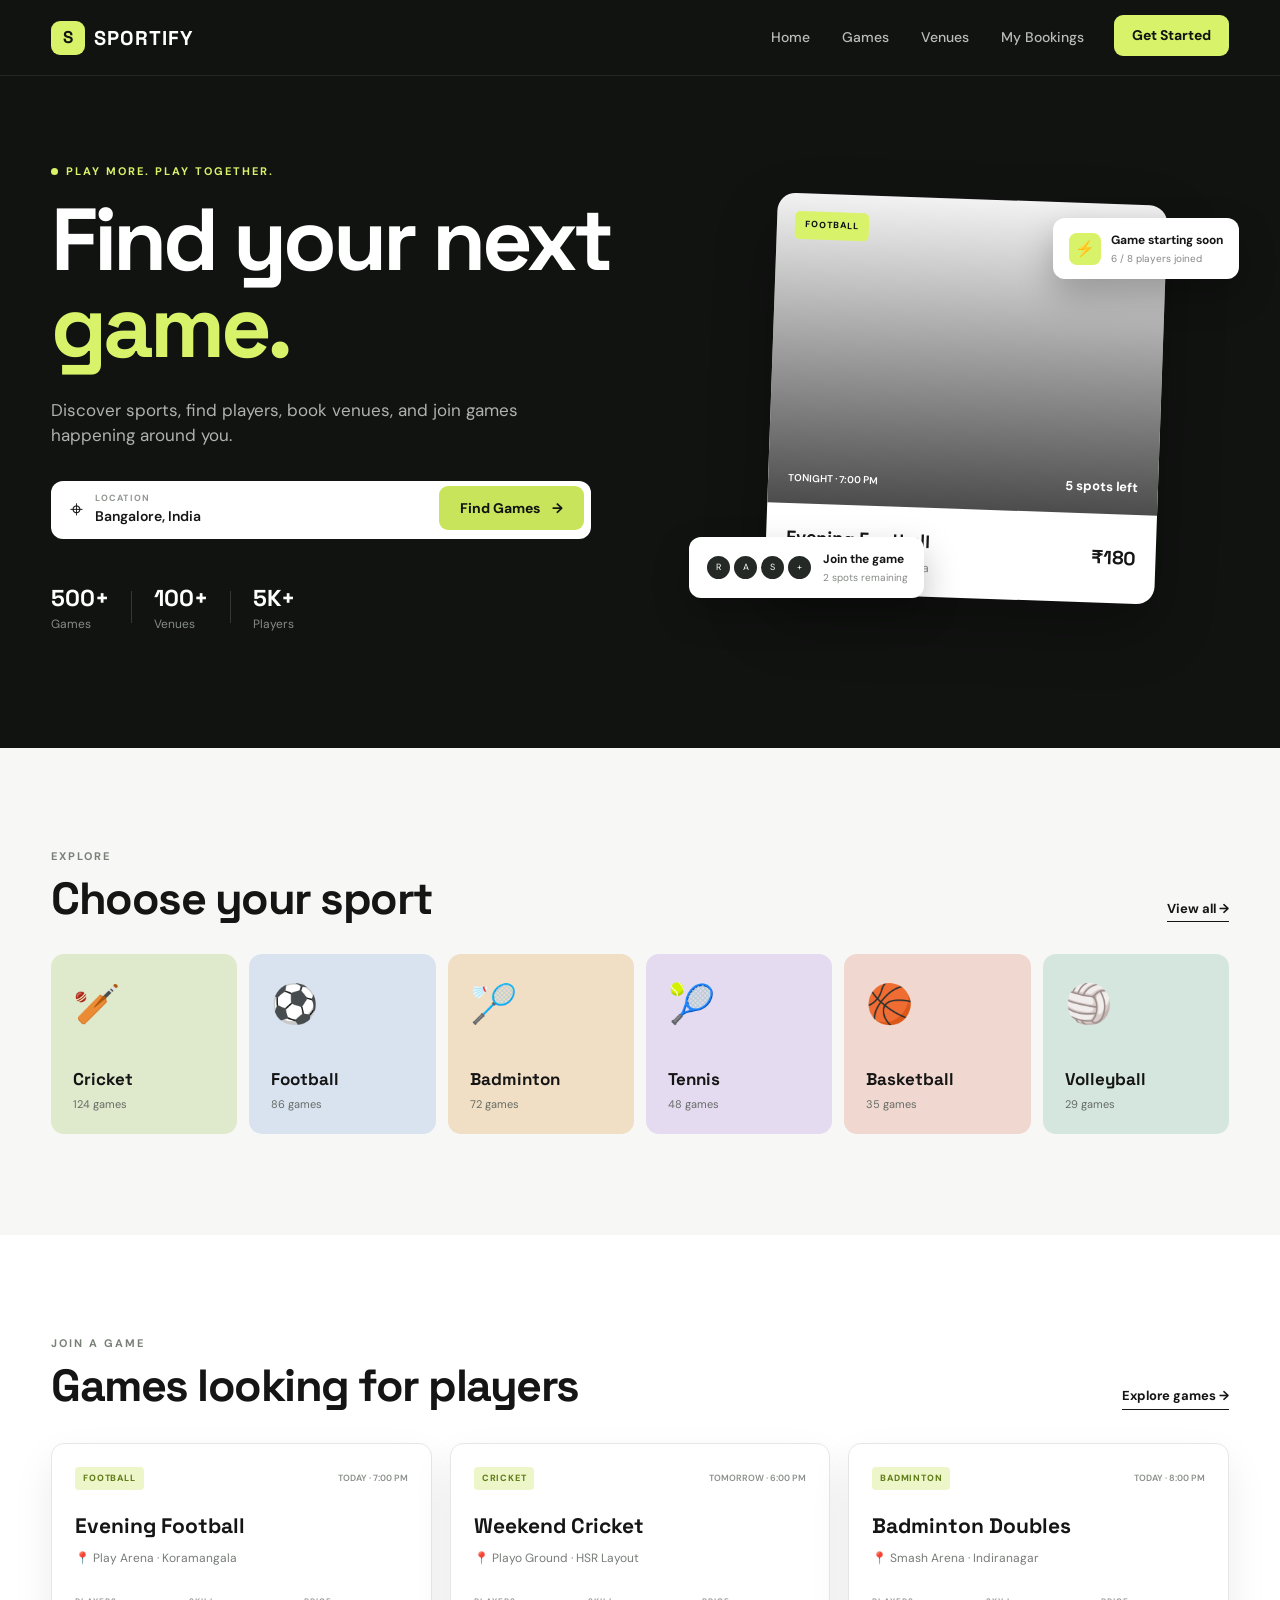
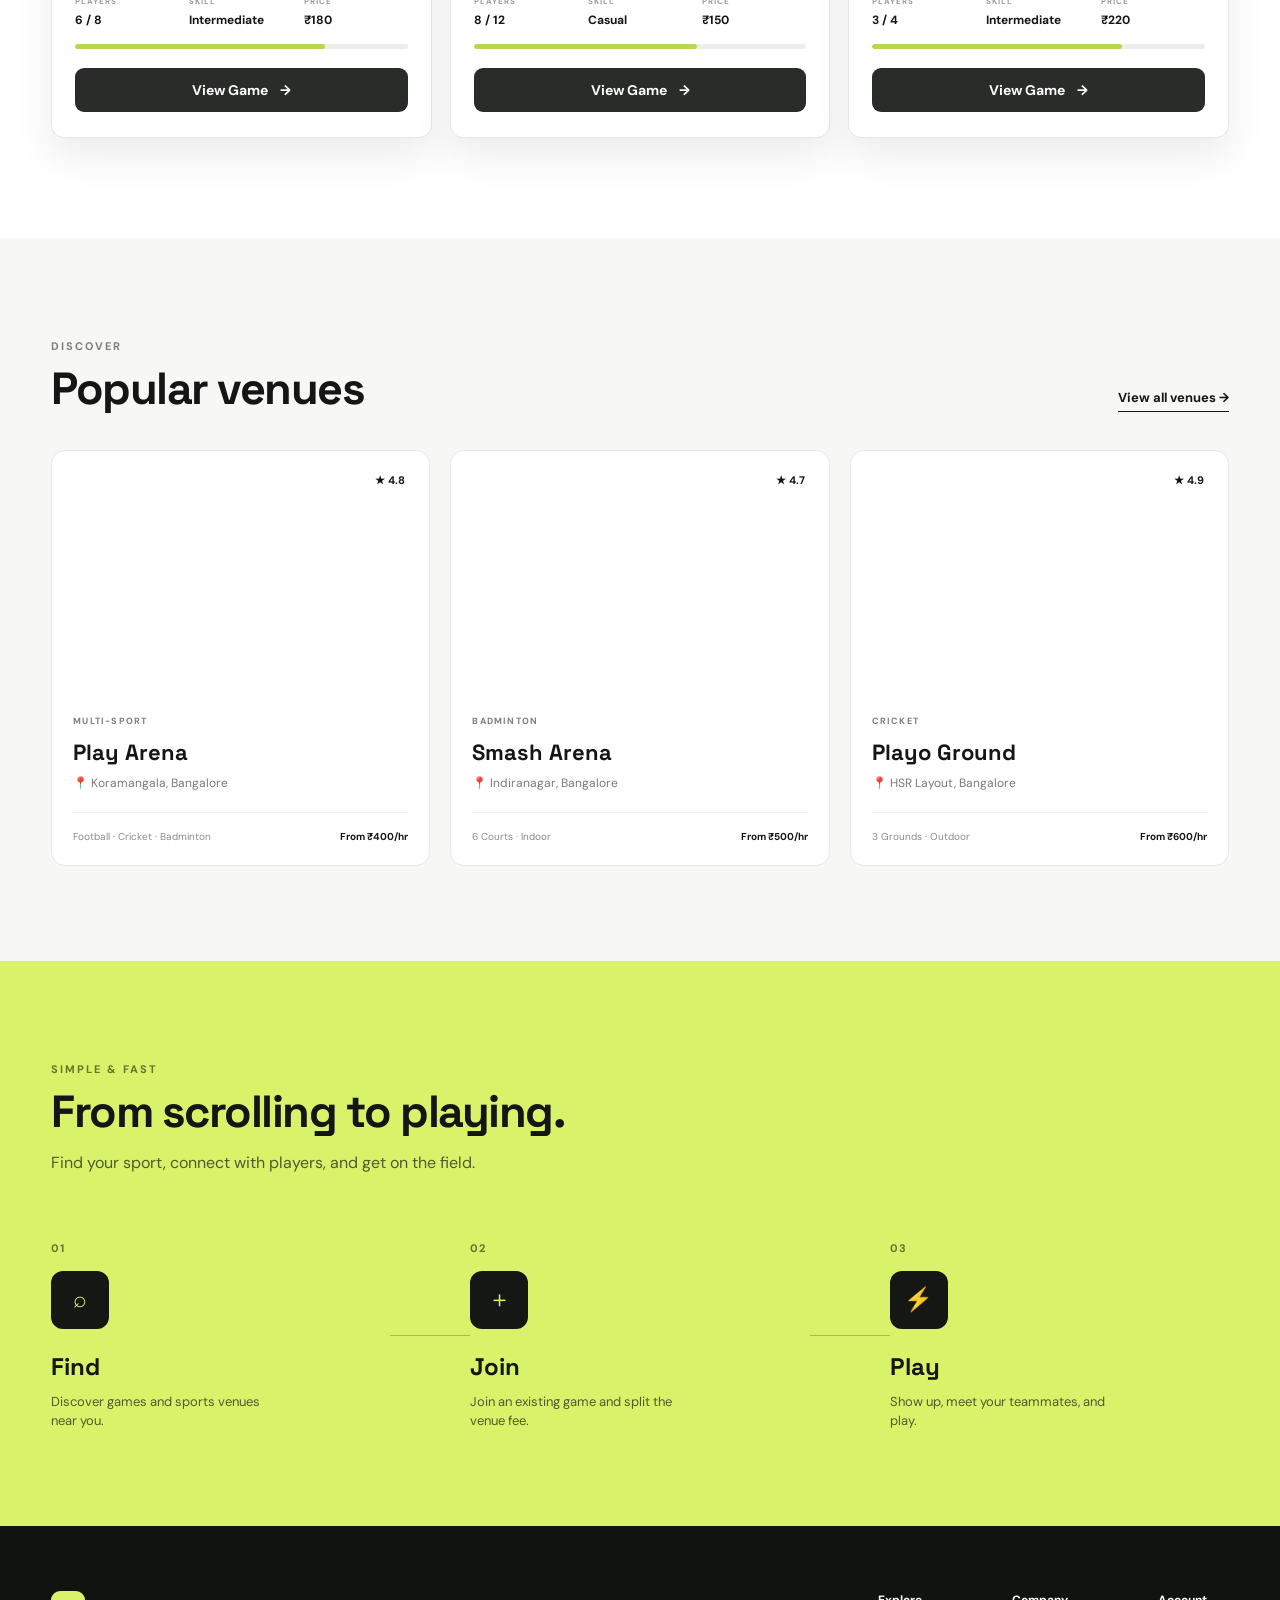
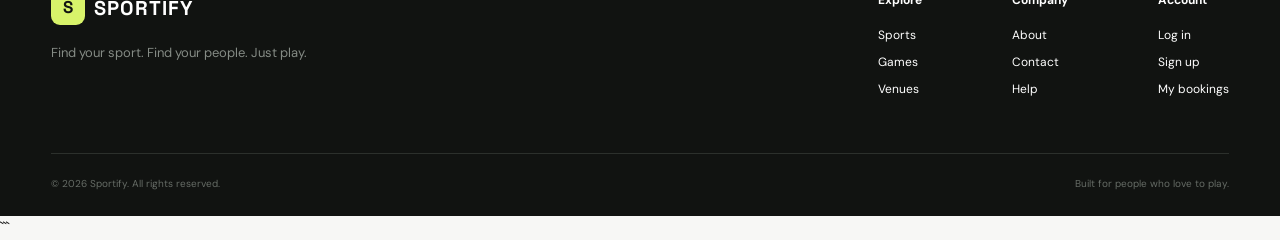
<file: index.html>
<!DOCTYPE html>
<html lang="en">

<head>
    <meta charset="UTF-8">
    <meta name="viewport" content="width=device-width, initial-scale=1.0">

    <title>Sportify — Find Your Next Game</title>

    <link rel="stylesheet" href="./CSS/style.css">
    <link rel="stylesheet" href="./CSS/navbar.css">
    <script src="./Backend/app.js" defer></script>

</head>

<body>
    <header class="navbar">
        <div class="container nav-container">

            <a href="#" class="logo">
                <span class="logo-mark">S</span>
                <span>SPORTIFY</span>
            </a>

            <nav class="nav-links">
                <a href="./index.html">Home</a>
                <a href="./Frontend/games.html">Games</a>
                <a href="./Frontend/venue.html">Venues</a>
                <a href="./Frontend/myBookings.html">My Bookings</a>
            </nav>

            <div class="nav-actions" id="authActions">

                <div id="loggedOutActions">
                    <a href="./Frontend/role.html" class="btn btn-primary nav-btn">
                        Get Started
                    </a>
                </div>

                <div id="loggedInActions" style="display: none;">
                    <a href="./Frontend/profile.html" class="welcome-link">
                        <span class="welcome-label">Welcome</span>
                        <span id="username" class="welcome-name"></span>
                    </a>
                </div>

            </div>

        </div>
    </header>


    <main>

        <!-- ================= HERO ================= -->

        <section class="hero">

            <div class="container hero-container">

                <div class="hero-content">

                    <span class="eyebrow">
                        <span class="eyebrow-dot"></span>
                        PLAY MORE. PLAY TOGETHER.
                    </span>

                    <h1>
                        Find your next
                        <span>game.</span>
                    </h1>

                    <p class="hero-description">
                        Discover sports, find players, book venues,
                        and join games happening around you.
                    </p>

                    <div class="search-box">

                        <div class="search-field">
                            <span class="search-icon">⌖</span>

                            <div>
                                <span class="field-label">LOCATION</span>
                                <span class="field-value">Bangalore, India</span>
                            </div>
                        </div>

                        <button class="btn btn-primary search-btn">
                            Find Games
                            <span>→</span>
                        </button>

                    </div>

                    <div class="hero-stats">

                        <div class="stat">
                            <strong>500+</strong>
                            <span>Games</span>
                        </div>

                        <div class="stat-divider"></div>

                        <div class="stat">
                            <strong>100+</strong>
                            <span>Venues</span>
                        </div>

                        <div class="stat-divider"></div>

                        <div class="stat">
                            <strong>5K+</strong>
                            <span>Players</span>
                        </div>

                    </div>

                </div>

                <div class="hero-visual">

                    <div class="hero-card hero-card-main">
                        <div class="hero-card-image">
                            <span class="sport-tag">FOOTBALL</span>

                            <div class="hero-card-overlay">
                                <span>TONIGHT · 7:00 PM</span>
                                <strong>5 spots left</strong>
                            </div>
                        </div>

                        <div class="hero-card-info">
                            <div>
                                <h3>Evening Football</h3>
                                <p>Play Arena · Koramangala</p>
                            </div>

                            <span class="hero-price">₹180</span>
                        </div>
                    </div>

                    <div class="floating-card floating-card-top">
                        <span class="floating-icon">⚡</span>
                        <div>
                            <strong>Game starting soon</strong>
                            <small>6 / 8 players joined</small>
                        </div>
                    </div>

                    <div class="floating-card floating-card-bottom">
                        <div class="mini-avatars">
                            <span>R</span>
                            <span>A</span>
                            <span>S</span>
                            <span>+</span>
                        </div>

                        <div>
                            <strong>Join the game</strong>
                            <small>2 spots remaining</small>
                        </div>
                    </div>

                </div>

            </div>

        </section>


        <!-- ================= POPULAR SPORTS ================= -->

        <section class="section sports-section" id="sports">

            <div class="container">

                <div class="section-heading">

                    <div>
                        <span class="section-label">EXPLORE</span>
                        <h2>Choose your sport</h2>
                    </div>

                    <a href="#" class="view-all">View all →</a>

                </div>

                <div class="sports-grid">

                    <article class="sport-card sport-cricket">
                        <div class="sport-icon">🏏</div>
                        <h3>Cricket</h3>
                        <p>124 games</p>
                    </article>

                    <article class="sport-card sport-football">
                        <div class="sport-icon">⚽</div>
                        <h3>Football</h3>
                        <p>86 games</p>
                    </article>

                    <article class="sport-card sport-badminton">
                        <div class="sport-icon">🏸</div>
                        <h3>Badminton</h3>
                        <p>72 games</p>
                    </article>

                    <article class="sport-card sport-tennis">
                        <div class="sport-icon">🎾</div>
                        <h3>Tennis</h3>
                        <p>48 games</p>
                    </article>

                    <article class="sport-card sport-basketball">
                        <div class="sport-icon">🏀</div>
                        <h3>Basketball</h3>
                        <p>35 games</p>
                    </article>

                    <article class="sport-card sport-volleyball">
                        <div class="sport-icon">🏐</div>
                        <h3>Volleyball</h3>
                        <p>29 games</p>
                    </article>

                </div>

            </div>

        </section>


        <!-- ================= OPEN GAMES ================= -->

        <section class="section games-section" id="games">

            <div class="container">

                <div class="section-heading">

                    <div>
                        <span class="section-label">JOIN A GAME</span>
                        <h2>Games looking for players</h2>
                    </div>

                    <a href="#" class="view-all">Explore games →</a>

                </div>

                <div class="games-grid">

                    <article class="game-card">

                        <div class="game-card-top">
                            <span class="game-sport">FOOTBALL</span>
                            <span class="game-time">TODAY · 7:00 PM</span>
                        </div>

                        <h3>Evening Football</h3>

                        <p class="game-location">
                            📍 Play Arena · Koramangala
                        </p>

                        <div class="game-details">

                            <div>
                                <span>PLAYERS</span>
                                <strong>6 / 8</strong>
                            </div>

                            <div>
                                <span>SKILL</span>
                                <strong>Intermediate</strong>
                            </div>

                            <div>
                                <span>PRICE</span>
                                <strong>₹180</strong>
                            </div>

                        </div>

                        <div class="player-progress">
                            <div class="progress-bar">
                                <span style="width: 75%;"></span>
                            </div>
                        </div>

                        <button class="btn btn-dark game-btn">
                            View Game
                            <span>→</span>
                        </button>

                    </article>


                    <article class="game-card">

                        <div class="game-card-top">
                            <span class="game-sport">CRICKET</span>
                            <span class="game-time">TOMORROW · 6:00 PM</span>
                        </div>

                        <h3>Weekend Cricket</h3>

                        <p class="game-location">
                            📍 Playo Ground · HSR Layout
                        </p>

                        <div class="game-details">

                            <div>
                                <span>PLAYERS</span>
                                <strong>8 / 12</strong>
                            </div>

                            <div>
                                <span>SKILL</span>
                                <strong>Casual</strong>
                            </div>

                            <div>
                                <span>PRICE</span>
                                <strong>₹150</strong>
                            </div>

                        </div>

                        <div class="player-progress">
                            <div class="progress-bar">
                                <span style="width: 67%;"></span>
                            </div>
                        </div>

                        <button class="btn btn-dark game-btn">
                            View Game
                            <span>→</span>
                        </button>

                    </article>


                    <article class="game-card">

                        <div class="game-card-top">
                            <span class="game-sport">BADMINTON</span>
                            <span class="game-time">TODAY · 8:00 PM</span>
                        </div>

                        <h3>Badminton Doubles</h3>

                        <p class="game-location">
                            📍 Smash Arena · Indiranagar
                        </p>

                        <div class="game-details">

                            <div>
                                <span>PLAYERS</span>
                                <strong>3 / 4</strong>
                            </div>

                            <div>
                                <span>SKILL</span>
                                <strong>Intermediate</strong>
                            </div>

                            <div>
                                <span>PRICE</span>
                                <strong>₹220</strong>
                            </div>

                        </div>

                        <div class="player-progress">
                            <div class="progress-bar">
                                <span style="width: 75%;"></span>
                            </div>
                        </div>

                        <button class="btn btn-dark game-btn">
                            View Game
                            <span>→</span>
                        </button>

                    </article>

                </div>

            </div>

        </section>


        <!-- ================= VENUES ================= -->

        <section class="section venues-section" id="venues">

            <div class="container">

                <div class="section-heading">

                    <div>
                        <span class="section-label">DISCOVER</span>
                        <h2>Popular venues</h2>
                    </div>

                    <a href="#" class="view-all">View all venues →</a>

                </div>

                <div class="venues-grid">

                    <article class="venue-card">

                        <div class="venue-image venue-image-one">
                            <span class="venue-rating">★ 4.8</span>
                        </div>

                        <div class="venue-content">

                            <span class="venue-sport">MULTI-SPORT</span>

                            <h3>Play Arena</h3>

                            <p>📍 Koramangala, Bangalore</p>

                            <div class="venue-bottom">
                                <span>Football · Cricket · Badminton</span>
                                <strong>From ₹400/hr</strong>
                            </div>

                        </div>

                    </article>


                    <article class="venue-card">

                        <div class="venue-image venue-image-two">
                            <span class="venue-rating">★ 4.7</span>
                        </div>

                        <div class="venue-content">

                            <span class="venue-sport">BADMINTON</span>

                            <h3>Smash Arena</h3>

                            <p>📍 Indiranagar, Bangalore</p>

                            <div class="venue-bottom">
                                <span>6 Courts · Indoor</span>
                                <strong>From ₹500/hr</strong>
                            </div>

                        </div>

                    </article>


                    <article class="venue-card">

                        <div class="venue-image venue-image-three">
                            <span class="venue-rating">★ 4.9</span>
                        </div>

                        <div class="venue-content">

                            <span class="venue-sport">CRICKET</span>

                            <h3>Playo Ground</h3>

                            <p>📍 HSR Layout, Bangalore</p>

                            <div class="venue-bottom">
                                <span>3 Grounds · Outdoor</span>
                                <strong>From ₹600/hr</strong>
                            </div>

                        </div>

                    </article>

                </div>

            </div>

        </section>


        <!-- ================= HOW IT WORKS ================= -->

        <section class="section how-section" id="how-it-works">

            <div class="container">

                <div class="how-header">
                    <span class="section-label">SIMPLE & FAST</span>
                    <h2>From scrolling to playing.</h2>
                    <p>
                        Find your sport, connect with players,
                        and get on the field.
                    </p>
                </div>

                <div class="steps">

                    <article class="step">
                        <div class="step-number">01</div>
                        <div class="step-icon">⌕</div>
                        <h3>Find</h3>
                        <p>
                            Discover games and sports venues
                            near you.
                        </p>
                    </article>

                    <div class="step-line"></div>

                    <article class="step">
                        <div class="step-number">02</div>
                        <div class="step-icon">＋</div>
                        <h3>Join</h3>
                        <p>
                            Join an existing game and split
                            the venue fee.
                        </p>
                    </article>

                    <div class="step-line"></div>

                    <article class="step">
                        <div class="step-number">03</div>
                        <div class="step-icon">⚡</div>
                        <h3>Play</h3>
                        <p>
                            Show up, meet your teammates,
                            and play.
                        </p>
                    </article>

                </div>

            </div>

        </section>

    </main>


    <!-- ================= FOOTER ================= -->

    <footer class="footer">

        <div class="container">

            <div class="footer-main">

                <div class="footer-brand">
                    <a href="#" class="logo">
                        <span class="logo-mark">S</span>
                        <span>SPORTIFY</span>
                    </a>

                    <p>
                        Find your sport. Find your people.
                        Just play.
                    </p>
                </div>

                <div class="footer-links">

                    <div>
                        <h4>Explore</h4>
                        <a href="#sports">Sports</a>
                        <a href="#games">Games</a>
                        <a href="#venues">Venues</a>
                    </div>

                    <div>
                        <h4>Company</h4>
                        <a href="#">About</a>
                        <a href="#">Contact</a>
                        <a href="#">Help</a>
                    </div>

                    <div>
                        <h4>Account</h4>
                        <a href="#">Log in</a>
                        <a href="#">Sign up</a>
                        <a href="#">My bookings</a>
                    </div>

                </div>

            </div>

            <div class="footer-bottom">
                <span>© 2026 Sportify. All rights reserved.</span>
                <span>Built for people who love to play.</span>
            </div>

        </div>

    </footer>
    ```

</body>

</html>
</file>
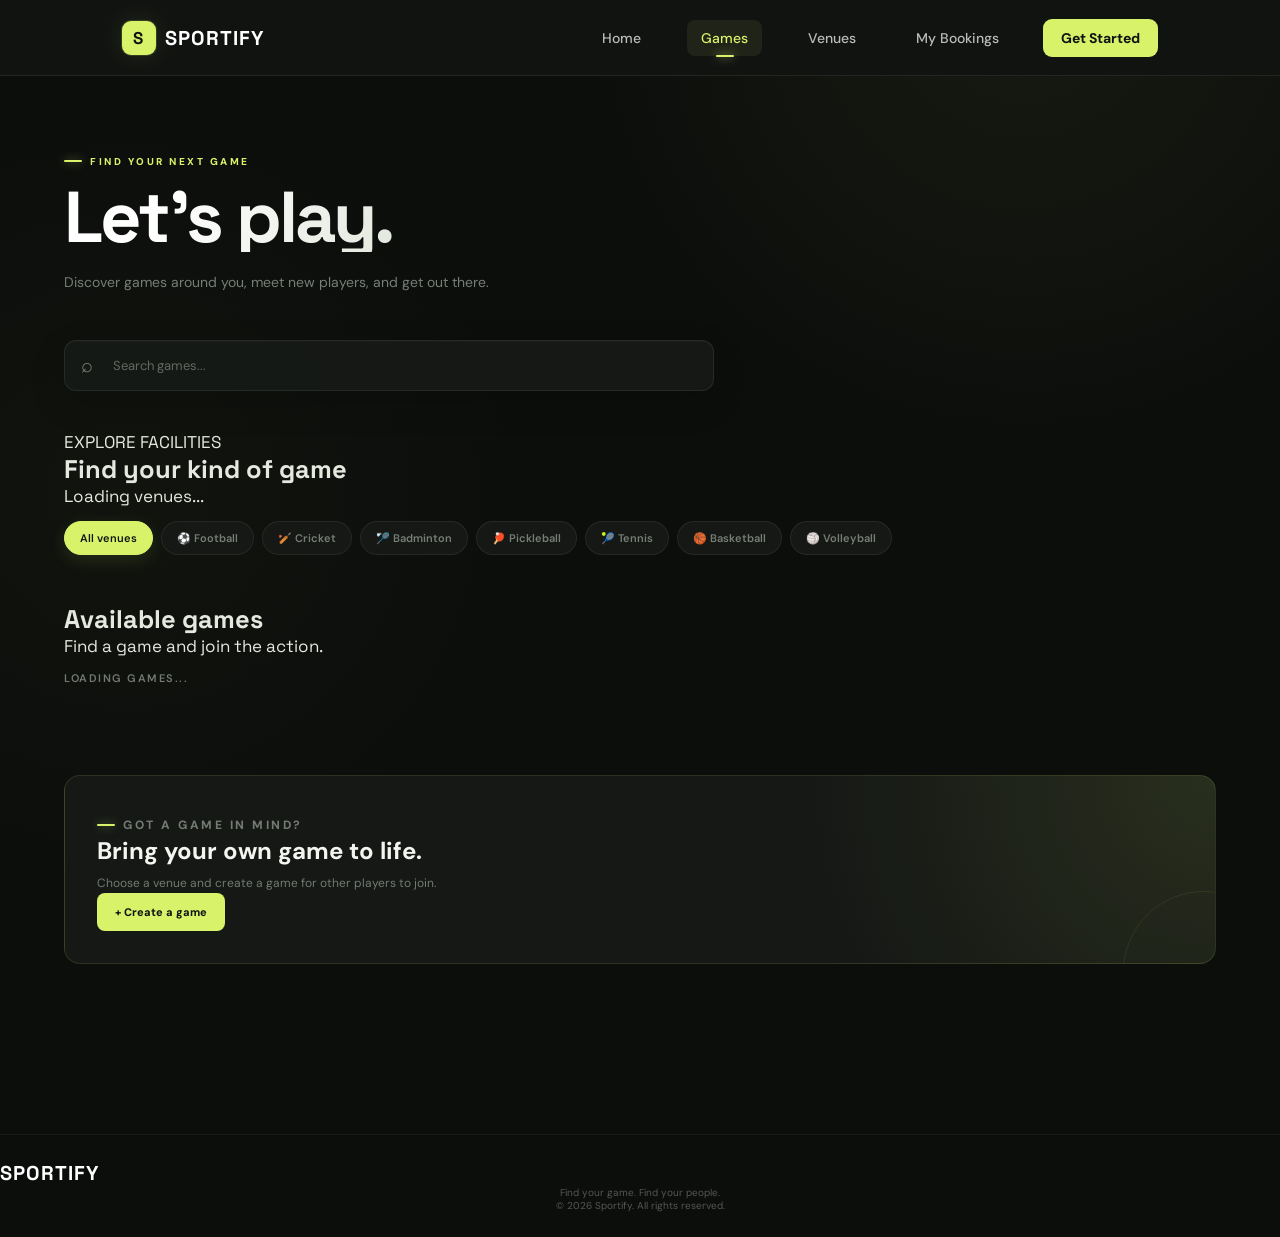
<file: Frontend/games.html>
<!DOCTYPE html>
<html lang="en">

<head>
    <meta charset="UTF-8">
    <meta name="viewport" content="width=device-width, initial-scale=1.0">

    <title>Explore Games | Sportify</title>

    <link rel="stylesheet" href="../CSS/games.css">
    <link rel="stylesheet" href="../CSS/navbar.css">
    <script src="../Backend/app.js" defer></script>
    <script src="../Backend/game.js" defer></script>
</head>

<body>

    <header class="navbar">
        <div class="nav-container">
            <a href="../index.html" class="logo">
                <span class="logo-mark">S</span>
                <span>SPORTIFY</span>
            </a>

            <nav class="nav-links">
                <a href="../index.html">Home</a>
                <a href="./games.html" class="active">Games</a>
                <a href="./venue.html">Venues</a>
                <a href="./myBookings.html">My Bookings</a>
            </nav>

            <div class="nav-actions" id="authActions">
                <div id="loggedOutActions">
                    <a href="./role.html" class="btn btn-primary nav-btn">
                        Get Started
                    </a>
                </div>

                <div id="loggedInActions" style="display: none;">
                    <a href="./profile.html" class="welcome-link">
                        <span class="welcome-label">Welcome</span>
                        <span class="welcome-name"></span>
                    </a>
                </div>
            </div>
        </div>
    </header>

    <main class="games-page">

        <section class="page-intro">
            <p class="section-label">FIND YOUR NEXT GAME</p>
            <h1>Let's <span>play.</span></h1>
            <p class="intro-text">
                Discover games around you, meet new players,
                and get out there.
            </p>
        </section>
        <div class="search-box">
            <input type="text" id="gameSearch" placeholder="Search games...">
        </div>

        <section class="browse-section">
            <div class="section-heading">
                <div>
                    <span class="eyebrow">EXPLORE FACILITIES</span>
                    <h2>Find your kind of game</h2>
                </div>
                <span class="results-label" id="venueResultsCount">Loading venues...</span>
            </div>

            <div class="sport-filters" id="venueSportFilters">
                <button type="button" class="sport-filter active" data-sport="all">
                    All venues
                </button>
                <button type="button" class="sport-filter" data-sport="football">
                    <span>⚽</span> Football
                </button>
                <button type="button" class="sport-filter" data-sport="cricket">
                    <span>🏏</span> Cricket
                </button>
                <button type="button" class="sport-filter" data-sport="badminton">
                    <span>🏸</span> Badminton
                </button>
                <button type="button" class="sport-filter" data-sport="pickleball">
                    <span>🏓</span> Pickleball
                </button>
                <button type="button" class="sport-filter" data-sport="tennis">
                    <span>🎾</span> Tennis
                </button>
                <button type="button" class="sport-filter" data-sport="basketball">
                    <span>🏀</span> Basketball
                </button>
                <button type="button" class="sport-filter" data-sport="volleyball">
                    <span>🏐</span> Volleyball
                </button>
            </div>
        </section>

        <section class="sports-filter-section">
            <div class="section-heading">
                <h2>Available games</h2>
                <p>Find a game and join the action.</p>
            </div>

            <div class="filter-heading">
                <span class="results-count" id="resultsCount">
                    Loading games...
                </span>
            </div>
        </section>

        <section class="game-results">
            <div class="games-grid" id="gamesGrid"></div>

            <div class="empty-state" id="emptyState" style="display: none;">
                <div class="empty-icon">🏟️</div>
                <h3>No games available right now</h3>
                <p>
                    Check back later for new games.
                </p>
                <a href="./venue.html" class="btn-primary">
                    Explore venues
                </a>
            </div>
        </section>

        <section class="create-game-cta">
            <div>
                <p class="section-label">GOT A GAME IN MIND?</p>
                <h2>Bring your own game to life.</h2>
                <p>
                    Choose a venue and create a game for other
                    players to join.
                </p>
            </div>

            <a href="./venue.html" class="btn-primary">
                + Create a game
            </a>
        </section>

    </main>

    <footer class="footer">
        <div>
            <a href="../index.html" class="logo">SPORTIFY</a>
            <p>Find your game. Find your people.</p>
        </div>

        <p>© 2026 Sportify. All rights reserved.</p>
    </footer>

</body>

</html>
</div>
</div>
</div>

</body>

</html>
</file>
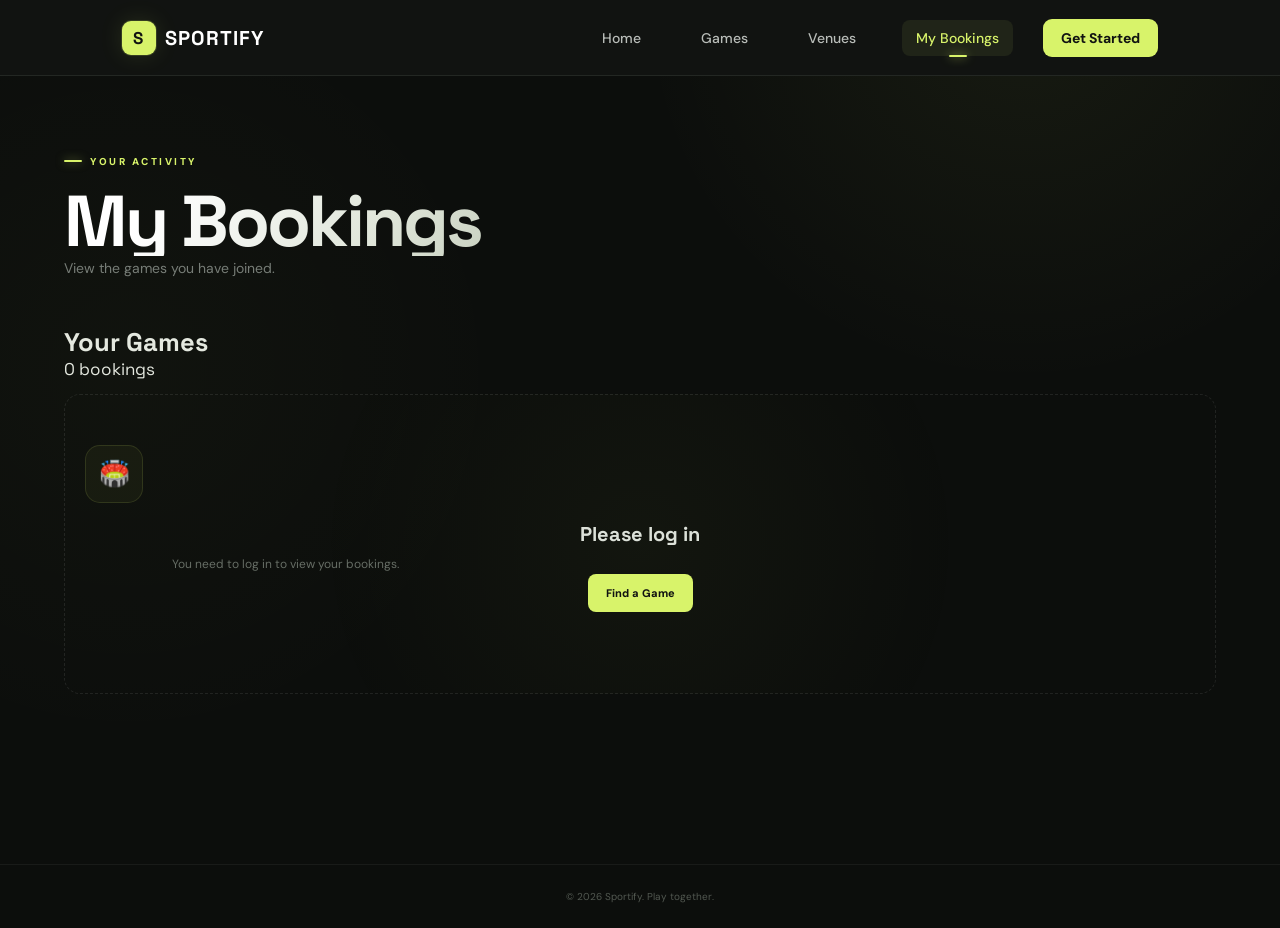
<file: Frontend/myBookings.html>
<!DOCTYPE html>
<html lang="en">

<head>
    <meta charset="UTF-8">
    <meta name="viewport" content="width=device-width, initial-scale=1.0">

    <title>My Bookings | Sportify</title>

    <link rel="stylesheet" href="../CSS/games.css">
    <link rel="stylesheet" href="../CSS/navbar.css">
    <script src="../Backend/app.js" defer></script>
    <script src="../Backend/myBookings.js" defer></script>
</head>

<body>

    <!-- NAVBAR -->

    <header class="navbar">
        <div class="nav-container">
            <a href="../index.html" class="logo">
                <span class="logo-mark">S</span>
                <span>SPORTIFY</span>
            </a>

            <nav class="nav-links">
                <a href="../index.html">Home</a>
                <a href="./games.html">Games</a>
                <a href="./venue.html">Venues</a>
                <a href="./myBookings.html" class="active">My Bookings</a>
            </nav>

            <div class="nav-actions" id="authActions">
                <div id="loggedOutActions">
                    <a href="./role.html" class="btn btn-primary nav-btn">
                        Get Started
                    </a>
                </div>

                <div id="loggedInActions" style="display: none;">
                    <a href="./profile.html" class="welcome-link">
                        <span class="welcome-label">Welcome</span>
                        <span class="welcome-name"></span>
                    </a>
                </div>
            </div>
        </div>
    </header>


    <!-- PAGE -->

    <main class="games-page">

        <div class="page-intro">

            <p class="section-label">YOUR ACTIVITY</p>

            <div class="intro-text">
                <h1>My Bookings</h1>

                <p>
                    View the games you have joined.
                </p>
            </div>

        </div>


        <!-- RESULTS -->

        <section class="game-results">

            <div class="section-heading">

                <h2>Your Games</h2>

                <span id="resultsCount">
                    0 bookings
                </span>

            </div>


            <div id="bookingsGrid" class="games-grid"></div>


            <!-- EMPTY STATE -->

            <div id="emptyState" class="empty-state">

                <div class="empty-icon">
                    🏟️
                </div>

                <h3>No bookings yet</h3>

                <p>
                    You haven't joined any games yet.
                </p>

                <a href="./games.html" class="btn-primary">
                    Find a Game
                </a>

            </div>

        </section>

    </main>


    <!-- FOOTER -->

    <footer class="footer">

        <p>© 2026 Sportify. Play together.</p>

    </footer>

</body>

</html>
</file>
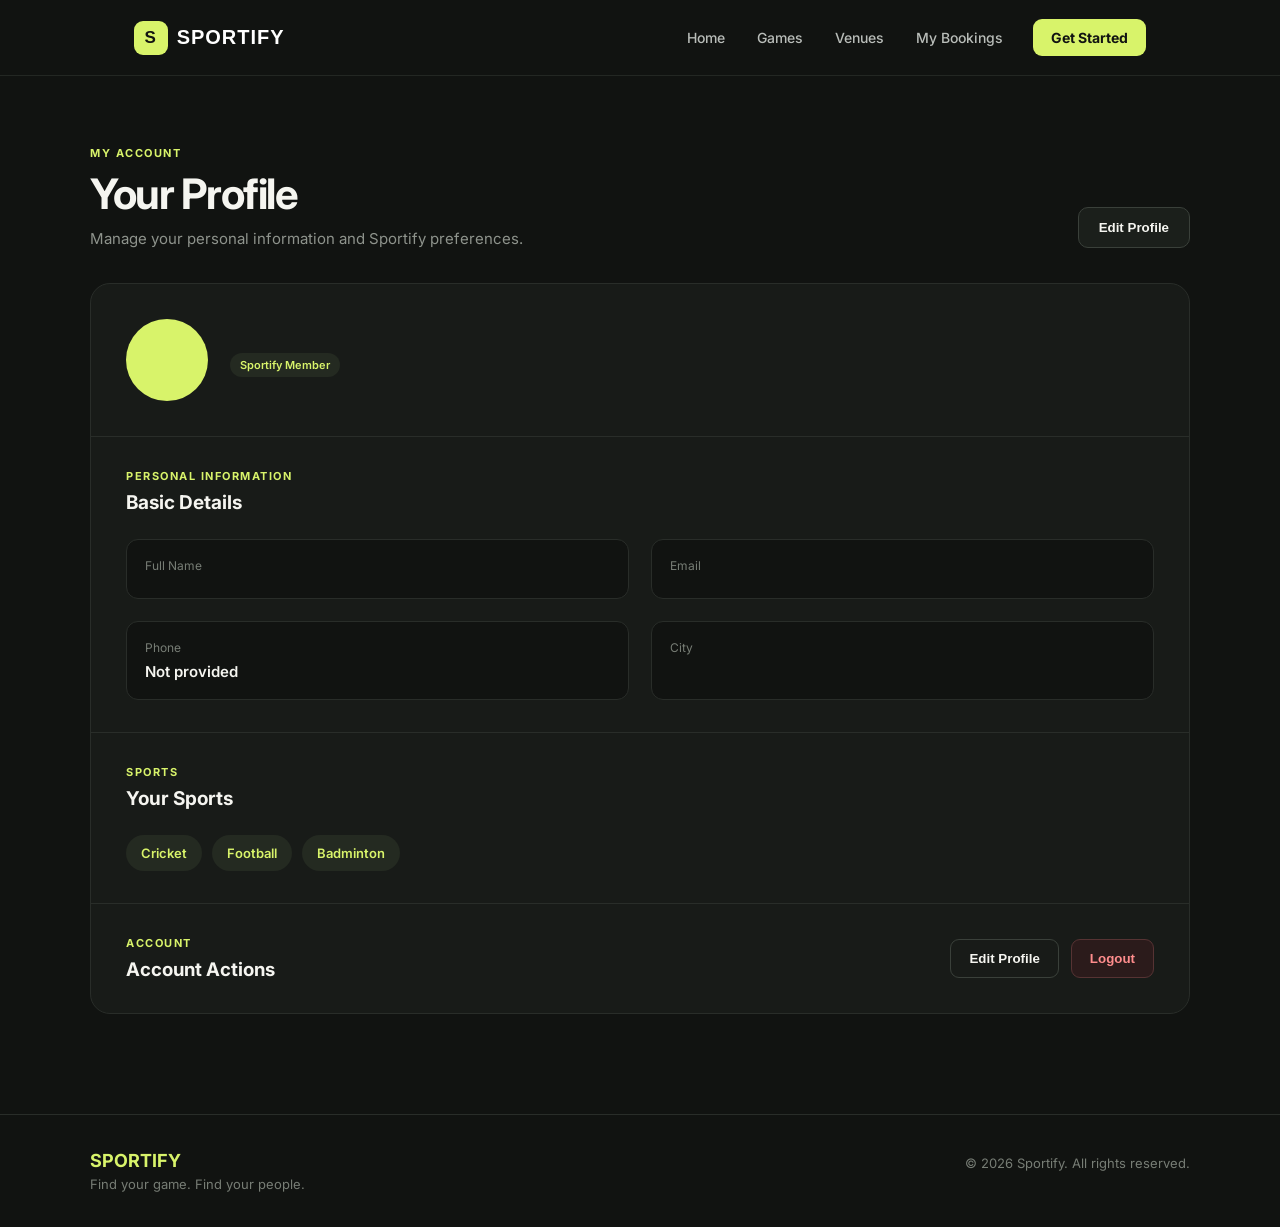
<file: Frontend/profile.html>
<!DOCTYPE html>
<html lang="en">

<head>
    <meta charset="UTF-8">
    <meta name="viewport" content="width=device-width, initial-scale=1.0">

    <title>My Profile | Sportify</title>
    <link rel="stylesheet" href="../CSS/profile.css">
    <link rel="stylesheet" href="../CSS/navbar.css">
    <script src="../Backend/app.js" defer></script>
    <script src="../Backend/profile.js" defer></script>
</head>

<body>

    <!-- NAVBAR -->
    <header class="navbar">
        <div class="nav-container">
            <a href="../index.html" class="logo">
                <span class="logo-mark">S</span>
                <span>SPORTIFY</span>
            </a>

            <nav class="nav-links">
                <a href="../index.html">Home</a>
                <a href="./games.html">Games</a>
                <a href="./venue.html">Venues</a>
                <a href="./myBookings.html">My Bookings</a>
            </nav>

            <div class="nav-actions" id="authActions">
                <div id="loggedOutActions">
                    <a href="./role.html" class="btn btn-primary nav-btn">
                        Get Started
                    </a>
                </div>

                <div id="loggedInActions" style="display: none;">
                    <a href="./profile.html" class="welcome-link">
                        <span class="welcome-label">Welcome</span>
                        <span class="welcome-name"></span>
                    </a>
                </div>
            </div>
        </div>
    </header>


    <!-- PROFILE -->
    <main class="profile-page">

        <section class="profile-header">

            <div>
                <p class="section-label">MY ACCOUNT</p>
                <h1>Your Profile</h1>
                <p class="profile-subtitle">
                    Manage your personal information and Sportify preferences.
                </p>
            </div>

            <button class="edit-btn" id="editProfileBtn">
                Edit Profile
            </button>

        </section>


        <!-- PROFILE CARD -->
        <section class="profile-card">

            <div class="profile-top">

                <div class="avatar" id="profileAvatar">
                    <span id="avatar"></span>
                </div>

                <div class="profile-intro">
                    <h2 id="profileName">
                        <span id="username"></span>
                    </h2>

                    <p id="profileEmail">
                        <span id="email"></span>
                    </p>

                    <span class="member-badge">
                        Sportify Member
                    </span>
                </div>

            </div>


            <!-- PERSONAL INFORMATION -->
            <div class="profile-section">

                <div class="section-heading">
                    <div>
                        <p class="section-label">PERSONAL INFORMATION</p>
                        <h3>Basic Details</h3>
                    </div>
                </div>

                <div class="details-grid">

                    <div class="detail-item">
                        <span class="detail-label">Full Name</span>
                        <p id="detailName"><span id="username2"></span></p>
                    </div>

                    <div class="detail-item">
                        <span class="detail-label">Email</span>
                        <p id="detailEmail"><span id="email2"></span></p>
                    </div>

                    <div class="detail-item">
                        <span class="detail-label">Phone</span>
                        <p id="detailPhone">Not provided</p>
                    </div>

                    <div class="detail-item">
                        <span class="detail-label">City</span>
                        <p id="detailCity"><span id="city"></span></p>
                    </div>

                </div>

            </div>


            <!-- SPORTS -->
            <div class="profile-section">

                <div class="section-heading">
                    <div>
                        <p class="section-label">SPORTS</p>
                        <h3>Your Sports</h3>
                    </div>
                </div>

                <div class="sports-list" id="sportsList">

                    <span class="sport-tag">
                        Cricket
                    </span>

                    <span class="sport-tag">
                        Football
                    </span>

                    <span class="sport-tag">
                        Badminton
                    </span>

                </div>

            </div>


            <!-- ACCOUNT ACTIONS -->
            <div class="profile-section account-actions">

                <div>
                    <p class="section-label">ACCOUNT</p>
                    <h3>Account Actions</h3>
                </div>

                <div class="action-buttons">

                    <button class="secondary-btn" id="editAccountBtn">
                        Edit Profile
                    </button>

                    <button class="logout-btn" id="logoutBtn" onclick="logout()">
                        Logout
                    </button>

                </div>

            </div>

        </section>

    </main>


    <!-- FOOTER -->
    <footer class="footer">

        <div>
            <strong>SPORTIFY</strong>
            <p>Find your game. Find your people.</p>
        </div>

        <p>© 2026 Sportify. All rights reserved.</p>

    </footer>


</body>

</html>
</file>
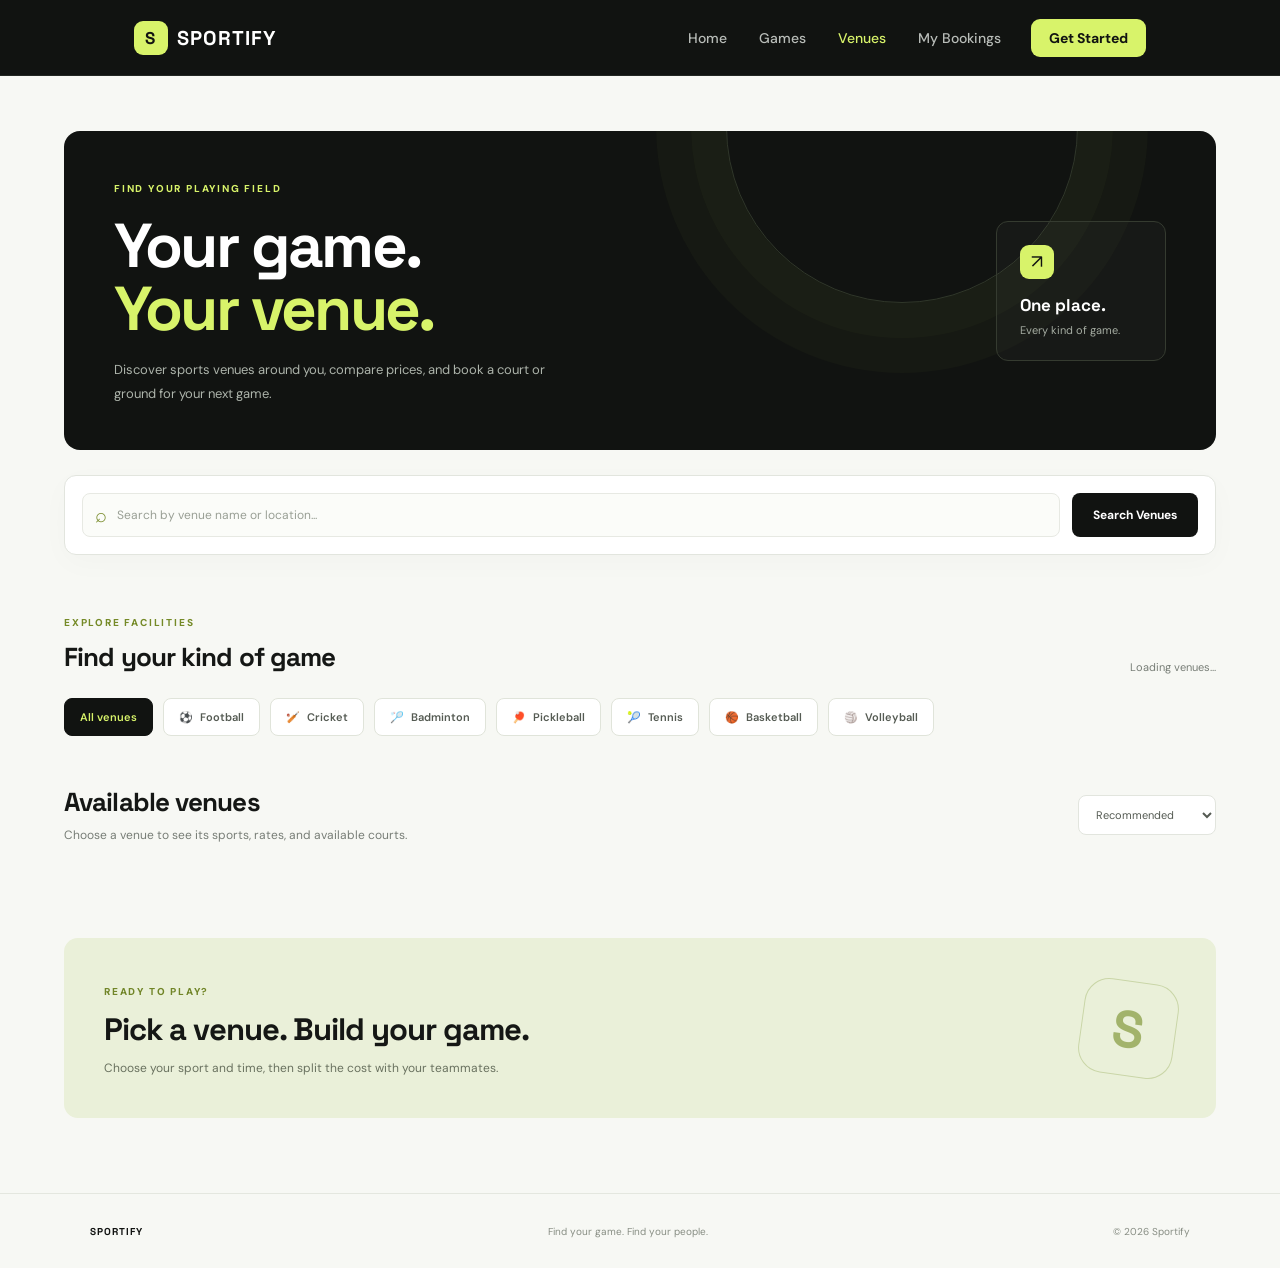
<file: Frontend/venue.html>
<!DOCTYPE html>
<html lang="en">

<head>
    <meta charset="UTF-8">
    <meta name="viewport" content="width=device-width, initial-scale=1.0">
    <title>Explore Venues | Sportify</title>
    <link rel="stylesheet" href="../CSS/venue.css">
    <link rel="stylesheet" href="../CSS/navbar.css">
    <script src="../Backend/app.js" defer></script>
    <script src="../Backend/venue.js" defer></script>
</head>

<body>

    <header class="navbar">
        <div class="nav-container">
            <a href="../index.html" class="logo">
                <span class="logo-mark">S</span>
                <span>SPORTIFY</span>
            </a>

            <nav class="nav-links">
                <a href="../index.html">Home</a>
                <a href="./games.html">Games</a>
                <a href="./venue.html" class="active">Venues</a>
                <a href="./myBookings.html">My Bookings</a>
            </nav>

            <div class="nav-actions" id="authActions">
                <div id="loggedOutActions">
                    <a href="./role.html" class="btn btn-primary nav-btn">
                        Get Started
                    </a>
                </div>

                <div id="loggedInActions" style="display: none;">
                    <a href="./profile.html" class="welcome-link">
                        <span class="welcome-label">Welcome</span>
                        <span class="welcome-name"></span>
                    </a>
                </div>
            </div>
        </div>
    </header>

    <main class="venues-page">

        <section class="hero">
            <div class="hero-content">
                <span class="eyebrow">FIND YOUR PLAYING FIELD</span>
                <h1>Your game.<br><span>Your venue.</span></h1>
                <p>
                    Discover sports venues around you, compare prices,
                    and book a court or ground for your next game.
                </p>
            </div>

            <div class="hero-stat">
                <span class="stat-icon">↗</span>
                <strong>One place.</strong>
                <span>Every kind of game.</span>
            </div>
        </section>

        <section class="venue-search-section">
            <div class="search-box">
                <span class="search-icon">⌕</span>
                <input type="search" id="venueSearch" placeholder="Search by venue name or location..."
                    aria-label="Search venues">
            </div>


            <button type="button" class="search-btn" id="searchVenuesBtn">
                Search Venues
            </button>
        </section>

        <section class="browse-section">
            <div class="section-heading">
                <div>
                    <span class="eyebrow">EXPLORE FACILITIES</span>
                    <h2>Find your kind of game</h2>
                </div>
                <span class="results-label" id="venueResultsCount">Loading venues...</span>
            </div>

            <div class="sport-filters" id="venueSportFilters">
                <button type="button" class="sport-filter active" data-sport="all">
                    All venues
                </button>
                <button type="button" class="sport-filter" data-sport="football">
                    <span>⚽</span> Football
                </button>
                <button type="button" class="sport-filter" data-sport="cricket">
                    <span>🏏</span> Cricket
                </button>
                <button type="button" class="sport-filter" data-sport="badminton">
                    <span>🏸</span> Badminton
                </button>
                <button type="button" class="sport-filter" data-sport="pickleball">
                    <span>🏓</span> Pickleball
                </button>
                <button type="button" class="sport-filter" data-sport="tennis">
                    <span>🎾</span> Tennis
                </button>
                <button type="button" class="sport-filter" data-sport="basketball">
                    <span>🏀</span> Basketball
                </button>
                <button type="button" class="sport-filter" data-sport="volleyball">
                    <span>🏐</span> Volleyball
                </button>
            </div>
        </section>

        <section class="venue-results">
            <div class="section-heading results-heading">
                <div>
                    <h2>Available venues</h2>
                    <p>Choose a venue to see its sports, rates, and available courts.</p>
                </div>

                <select id="venueSort" aria-label="Sort venues">
                    <option value="default">Recommended</option>
                    <option value="price-low">Lowest price first</option>
                    <option value="name">Venue name A–Z</option>
                </select>
            </div>

            <!-- Venue cards will be inserted here using JavaScript -->
            <div class="venues-grid" id="venuesGrid"></div>

            <div class="empty-state" id="venuesEmptyState" hidden>
                <div class="empty-icon">⌕</div>
                <h3>No venues found</h3>
                <p>Try another search or select a different sport.</p>
                <button type="button" id="resetVenueFilters">Clear filters</button>
            </div>
        </section>

        <section class="booking-banner">
            <div>
                <span class="eyebrow">READY TO PLAY?</span>
                <h2>Pick a venue. Build your game.</h2>
                <p>Choose your sport and time, then split the cost with your teammates.</p>
            </div>
            <span class="banner-mark">S</span>
        </section>

    </main>

    <footer class="page-footer">
        <a href="../index.html" class="footer-logo">SPORTIFY</a>
        <p>Find your game. Find your people.</p>
        <span>© 2026 Sportify</span>
    </footer>

</body>

</html>
</file>
<file: CSS/style.css>
@import url('https://fonts.googleapis.com/css2?family=DM+Sans:wght@400;500;600;700&family=Space+Grotesk:wght@500;600;700&display=swap');


* {
margin: 0;
padding: 0;
box-sizing: border-box;
}

html {
scroll-behavior: smooth;
}

body {
font-family: "DM Sans", sans-serif;
background: #f7f7f5;
color: #151515;
line-height: 1.5;
}

a {
text-decoration: none;
color: inherit;
}

button {
font-family: inherit;
border: none;
cursor: pointer;
}

.container {
width: min(1180px, 92%);
margin: 0 auto;
}

/* ================= NAVBAR ================= */

.navbar {
height: 76px;
background: #111311;
color: #ffffff;
display: flex;
align-items: center;
}

.nav-container {
display: flex;
align-items: center;
justify-content: space-between;
gap: 30px;
}

.logo {
display: flex;
align-items: center;
gap: 9px;
font-family: "Space Grotesk", sans-serif;
font-size: 20px;
font-weight: 700;
letter-spacing: 1px;
}

.logo-mark {
width: 34px;
height: 34px;
border-radius: 9px;
background: #d8f36a;
color: #111311;
display: grid;
place-items: center;
font-size: 17px;
}

.nav-links {
display: flex;
gap: 34px;
margin-left: auto;
}

.nav-links a,
.login-link {
color: #b9bdb9;
font-size: 14px;
font-weight: 500;
transition: color 0.2s ease;
}

.nav-links a,
.login-link {
color: #ffffff;
}

.nav-actions {
display: flex;
align-items: center;
gap: 22px;
}

.btn {
display: inline-flex;
align-items: center;
justify-content: center;
gap: 12px;
padding: 13px 20px;
border-radius: 9px;
font-size: 14px;
font-weight: 700;
transition: transform 0.2s ease, background 0.2s ease;
}

.btn {
transform: translateY(-2px);
}

.btn-primary {
background: #d8f36a;
color: #111311;
}

.btn-primary {
background: #c8e45a;
}

.nav-btn {
padding: 11px 17px;
}

/* ================= HERO ================= */

.hero {
background: #111311;
color: #ffffff;
padding: 72px 0 100px;
overflow: hidden;
}

.hero-container {
display: grid;
grid-template-columns: 1fr 0.9fr;
align-items: center;
gap: 70px;
}

.eyebrow,
.section-label {
font-size: 11px;
font-weight: 700;
letter-spacing: 2px;
color: #788078;
}

.eyebrow {
color: #d8f36a;
display: flex;
align-items: center;
gap: 8px;
margin-bottom: 18px;
}

.eyebrow-dot {
width: 7px;
height: 7px;
border-radius: 50%;
background: #d8f36a;
}

.hero h1 {
max-width: 650px;
font-family: "Space Grotesk", sans-serif;
font-size: clamp(54px, 7vw, 88px);
line-height: 0.98;
letter-spacing: -4px;
}

.hero h1 span {
color: #d8f36a;
}

.hero-description {
max-width: 500px;
color: #aeb3ae;
font-size: 17px;
margin: 28px 0 32px;
}

.search-box {
max-width: 540px;
padding: 7px;
background: #ffffff;
border-radius: 12px;
display: flex;
align-items: center;
justify-content: space-between;
}

.search-field {
display: flex;
align-items: center;
gap: 12px;
color: #151515;
padding-left: 12px;
}

.search-icon {
font-size: 23px;
}

.field-label {
display: block;
color: #929792;
font-size: 9px;
font-weight: 700;
letter-spacing: 1.3px;
}

.field-value {
display: block;
font-size: 14px;
font-weight: 600;
}

.search-btn {
min-width: 145px;
}

.hero-stats {
display: flex;
align-items: center;
gap: 22px;
margin-top: 42px;
}

.stat {
display: flex;
flex-direction: column;
}

.stat strong {
font-family: "Space Grotesk", sans-serif;
font-size: 23px;
}

.stat span {
color: #858b85;
font-size: 12px;
}

.stat-divider {
width: 1px;
height: 32px;
background: #333833;
}

/* ================= HERO VISUAL ================= */

.hero-visual {
min-height: 500px;
position: relative;
display: flex;
align-items: center;
justify-content: center;
}

.hero-card {
width: min(390px, 100%);
background: #ffffff;
color: #151515;
border-radius: 18px;
overflow: hidden;
transform: rotate(2deg);
box-shadow: 0 25px 60px rgba(0, 0, 0, 0.3);
}

.hero-card-image {
height: 310px;
position: relative;
background:
linear-gradient(180deg, rgba(0, 0, 0, 0.05), rgba(0, 0, 0, 0.7)),
url("https://images.unsplash.com/photo-1579952363873-27f3bade9f55?auto=format&fit=crop&w=900&q=80")
center / cover;
}

.sport-tag {
position: absolute;
top: 18px;
left: 18px;
padding: 7px 10px;
background: #d8f36a;
color: #111311;
border-radius: 5px;
font-size: 9px;
font-weight: 800;
letter-spacing: 1px;
}

.hero-card-overlay {
position: absolute;
bottom: 18px;
left: 20px;
right: 20px;
display: flex;
align-items: end;
justify-content: space-between;
color: #ffffff;
}

.hero-card-overlay span {
font-size: 10px;
font-weight: 600;
}

.hero-card-overlay strong {
font-size: 13px;
}

.hero-card-info {
display: flex;
align-items: center;
justify-content: space-between;
padding: 20px;
}

.hero-card-info h3 {
font-family: "Space Grotesk", sans-serif;
font-size: 18px;
}

.hero-card-info p {
color: #858985;
font-size: 12px;
margin-top: 4px;
}

.hero-price {
font-family: "Space Grotesk", sans-serif;
font-size: 19px;
font-weight: 700;
}

.floating-card {
position: absolute;
background: #ffffff;
color: #151515;
border-radius: 12px;
padding: 13px 16px;
display: flex;
align-items: center;
gap: 10px;
box-shadow: 0 15px 35px rgba(0, 0, 0, 0.25);
}

.floating-card strong,
.floating-card small {
display: block;
}

.floating-card strong {
font-size: 12px;
}

.floating-card small {
color: #858985;
font-size: 10px;
margin-top: 2px;
}

.floating-icon {
width: 32px;
height: 32px;
display: grid;
place-items: center;
border-radius: 8px;
background: #d8f36a;
}

.floating-card-top {
top: 70px;
right: -10px;
}

.floating-card-bottom {
bottom: 50px;
left: -15px;
}

.mini-avatars {
display: flex;
}

.mini-avatars span {
width: 27px;
height: 27px;
margin-left: -5px;
border: 2px solid #ffffff;
border-radius: 50%;
display: grid;
place-items: center;
background: #252925;
color: #ffffff;
font-size: 9px;
}

.mini-avatars span {
margin-left: 0;
}

/* ================= SECTIONS ================= */

.section {
padding: 95px 0;
}

.section-heading {
display: flex;
align-items: end;
justify-content: space-between;
margin-bottom: 38px;
}

.section-heading h2,
.how-header h2 {
margin-top: 8px;
font-family: "Space Grotesk", sans-serif;
font-size: clamp(30px, 4vw, 45px);
line-height: 1.05;
letter-spacing: -1.5px;
}

.view-all {
font-size: 13px;
font-weight: 700;
border-bottom: 1px solid #151515;
padding-bottom: 3px;
}

/* ================= SPORTS ================= */

.sports-section {
background: #f7f7f5;
}

.sports-grid {
display: grid;
grid-template-columns: repeat(6, 1fr);
gap: 12px;
}

.sport-card {
min-height: 180px;
padding: 22px;
border-radius: 13px;
display: flex;
flex-direction: column;
justify-content: end;
transition: transform 0.25s ease;
}

.sport-card {
transform: translateY(-6px);
}

.sport-icon {
font-size: 38px;
margin-bottom: auto;
}

.sport-card h3 {
font-family: "Space Grotesk", sans-serif;
font-size: 17px;
}

.sport-card p {
color: #666b66;
font-size: 11px;
margin-top: 3px;
}

.sport-cricket {
background: #dfe9cb;
}

.sport-football {
background: #d9e3f0;
}

.sport-badminton {
background: #f0dfc5;
}

.sport-tennis {
background: #e4dbf0;
}

.sport-basketball {
background: #f0d8d0;
}

.sport-volleyball {
background: #d5e6df;
}

/* ================= GAMES ================= */

.games-section {
background: #ffffff;
}

.games-grid {
display: grid;
grid-template-columns: repeat(3, 1fr);
gap: 18px;
}

.game-card {
border: 1px solid #e6e7e4;
border-radius: 13px;
padding: 23px;
background: #ffffff;
transition: transform 0.25s ease, box-shadow 0.25s ease;
}

.game-card {
transform: translateY(-5px);
box-shadow: 0 18px 40px rgba(0, 0, 0, 0.08);
}

.game-card-top {
display: flex;
align-items: center;
justify-content: space-between;
margin-bottom: 20px;
}

.game-sport {
color: #617d17;
background: #edf6c9;
padding: 5px 8px;
border-radius: 4px;
font-size: 9px;
font-weight: 800;
letter-spacing: 0.8px;
}

.game-time {
color: #8b908b;
font-size: 9px;
font-weight: 600;
}

.game-card h3 {
font-family: "Space Grotesk", sans-serif;
font-size: 21px;
}

.game-location {
color: #777c77;
font-size: 12px;
margin-top: 7px;
}

.game-details {
display: grid;
grid-template-columns: repeat(3, 1fr);
gap: 10px;
margin: 28px 0 15px;
}

.game-details span,
.game-details strong {
display: block;
}

.game-details span {
color: #999e99;
font-size: 8px;
font-weight: 700;
letter-spacing: 1px;
}

.game-details strong {
margin-top: 4px;
font-size: 12px;
}

.progress-bar {
width: 100%;
height: 5px;
border-radius: 5px;
background: #eceeea;
overflow: hidden;
}

.progress-bar span {
display: block;
height: 100%;
border-radius: inherit;
background: #b7d849;
}

.game-btn {
width: 100%;
margin-top: 21px;
background: #151715;
color: #ffffff;
}

.game-btn {
background: #292c29;
}

/* ================= VENUES ================= */

.venues-section {
background: #f7f7f5;
}

.venues-grid {
display: grid;
grid-template-columns: repeat(3, 1fr);
gap: 20px;
}

.venue-card {
background: #ffffff;
border-radius: 14px;
overflow: hidden;
border: 1px solid #e7e8e5;
}

.venue-image {
height: 235px;
position: relative;
background-size: cover;
background-position: center;
}

.venue-image-one {
background-image: url("https://images.unsplash.com/photo-1526232761682-d26e03ac148e?auto=format&fit=crop&w=900&q=80");
}

.venue-image-two {
background-image: url("https://images.unsplash.com/photo-1626224583764-f87db24ac4ea?auto=format&fit=crop&w=900&q=80");
}

.venue-image-three {
background-image: url("https://images.unsplash.com/photo-1592656094267-764a45160876?auto=format&fit=crop&w=900&q=80");
}

.venue-rating {
position: absolute;
top: 15px;
right: 15px;
background: #ffffff;
padding: 6px 9px;
border-radius: 5px;
font-size: 11px;
font-weight: 700;
}

.venue-content {
padding: 21px;
}

.venue-sport {
color: #788078;
font-size: 9px;
font-weight: 700;
letter-spacing: 1.2px;
}

.venue-content h3 {
font-family: "Space Grotesk", sans-serif;
font-size: 22px;
margin-top: 5px;
}

.venue-content p {
color: #777c77;
font-size: 12px;
margin-top: 5px;
}

.venue-bottom {
display: flex;
justify-content: space-between;
gap: 10px;
margin-top: 20px;
padding-top: 16px;
border-top: 1px solid #eceeeb;
}

.venue-bottom span,
.venue-bottom strong {
font-size: 10px;
}

.venue-bottom span {
color: #888d88;
}

.venue-bottom strong {
white-space: nowrap;
}

/* ================= HOW IT WORKS ================= */

.how-section {
background: #d8f36a;
}

.how-header {
max-width: 650px;
}

.how-header .section-label {
color: #65742e;
}

.how-header p {
color: #505a2d;
margin-top: 16px;
}

.steps {
display: grid;
grid-template-columns: 1fr 80px 1fr 80px 1fr;
align-items: center;
margin-top: 65px;
}

.step {
position: relative;
}

.step-number {
color: #66752f;
font-size: 11px;
font-weight: 800;
letter-spacing: 1px;
}

.step-icon {
width: 58px;
height: 58px;
margin: 14px 0 20px;
border-radius: 12px;
background: #151715;
color: #d8f36a;
display: grid;
place-items: center;
font-size: 23px;
}

.step h3 {
font-family: "Space Grotesk", sans-serif;
font-size: 24px;
}

.step p {
max-width: 220px;
color: #505a2d;
font-size: 13px;
margin-top: 7px;
}

.step-line {
height: 1px;
background: rgba(21, 23, 21, 0.25);
}

/* ================= FOOTER ================= */

.footer {
background: #111311;
color: #ffffff;
padding: 65px 0 25px;
}

.footer-main {
display: flex;
justify-content: space-between;
gap: 60px;
padding-bottom: 55px;
}

.footer-brand {
max-width: 280px;
}

.footer-brand p {
color: #858b85;
font-size: 13px;
margin-top: 18px;
}

.footer-links {
display: flex;
gap: 90px;
}

.footer-links div {
display: flex;
flex-direction: column;
gap: 9px;
}

.footer-links h4 {
color: #ffffff;
font-size: 12px;
margin-bottom: 8px;
}

.footer-links a {
color: #858b85;
font-size: 12px;
transition: color 0.2s ease;
}

.footer-links a {
color: #ffffff;
}

.footer-bottom {
border-top: 1px solid #2c302c;
padding-top: 22px;
display: flex;
justify-content: space-between;
color: #666c66;
font-size: 10px;
}

/* ================= RESPONSIVE ================= */

@media (max-width: 1000px) {

.nav-links {
    gap: 18px;
}

.hero-container {
    grid-template-columns: 1fr;
}

.hero-visual {
    max-width: 600px;
    width: 100%;
    margin: 0 auto;
}

.sports-grid {
    grid-template-columns: repeat(3, 1fr);
}

.games-grid,
.venues-grid {
    grid-template-columns: repeat(2, 1fr);
}

.steps {
    grid-template-columns: 1fr;
    gap: 35px;
}

.step-line {
    display: none;
}

}

@media (max-width: 700px) {

.navbar {
    height: auto;
    padding: 18px 0;
}

.nav-container {
    flex-wrap: wrap;
}

.nav-links {
    order: 3;
    width: 100%;
    justify-content: space-between;
    overflow-x: auto;
}

.nav-actions {
    margin-left: auto;
}

.login-link {
    display: none;
}

.hero {
    padding: 55px 0 75px;
}

.hero h1 {
    font-size: 58px;
    letter-spacing: -3px;
}

.hero-description {
    font-size: 15px;
}

.search-box {
    flex-direction: column;
    align-items: stretch;
    gap: 8px;
}

.search-field {
    padding: 12px;
}

.search-btn {
    width: 100%;
}

.hero-visual {
    min-height: 430px;
}

.floating-card-top {
    right: -5px;
    top: 25px;
}

.floating-card-bottom {
    left: -5px;
    bottom: 20px;
}

.section {
    padding: 70px 0;
}

.section-heading {
    align-items: start;
    gap: 20px;
    flex-direction: column;
}

.sports-grid {
    grid-template-columns: repeat(2, 1fr);
}

.games-grid,
.venues-grid {
    grid-template-columns: 1fr;
}

.footer-main {
    flex-direction: column;
}

.footer-links {
    gap: 45px;
    flex-wrap: wrap;
}

.footer-bottom {
    flex-direction: column;
    gap: 8px;
}

}

@media (max-width: 450px) {

.nav-btn {
    display: none;
}

.hero h1 {
    font-size: 48px;
}

.hero-stats {
    gap: 14px;
}

.hero-visual {
    min-height: 390px;
}

.floating-card {
    transform: scale(0.85);
}

.floating-card-top {
    right: -25px;
}

.floating-card-bottom {
    left: -25px;
}

}
.welcome-link {
    display: flex;
    flex-direction: column;
    align-items: flex-end;
    text-decoration: none;
    line-height: 1.2;
    padding: 8px 14px;
    border-radius: 10px;
    transition: background 0.2s ease;
}

.welcome-link:hover {
    background: #1c201c;
}

.welcome-label {
    font-size: 12px;
    color: #9a9f98;
    font-weight: 500;
}

.welcome-name {
    font-size: 16px;
    color: #d8f36a;
    font-weight: 700;
}
</file>
<file: CSS/navbar.css>
/* =========================================================
   SPORTIFY UNIFIED NAVBAR STYLES
   ========================================================= */

.navbar {
    height: 76px;
    background: #111311;
    color: #ffffff;
    display: flex;
    align-items: center;
    border-bottom: 1px solid #232723;
    position: sticky;
    top: 0;
    z-index: 1000;
    width: 100%;
}

.nav-container {
    width: min(1180px, 92%);
    margin: 0 auto;
    display: flex;
    align-items: center;
    justify-content: space-between;
    gap: 30px;
}

.logo {
    display: flex;
    align-items: center;
    gap: 9px;
    font-family: "Space Grotesk", sans-serif;
    font-size: 20px;
    font-weight: 700;
    letter-spacing: 1px;
    color: #ffffff;
    text-decoration: none;
}

.logo-mark {
    width: 34px;
    height: 34px;
    border-radius: 9px;
    background: #d8f36a;
    color: #111311;
    display: grid;
    place-items: center;
    font-size: 17px;
    font-weight: 800;
    flex-shrink: 0;
}

.nav-links {
    display: flex;
    align-items: center;
    gap: 32px;
    margin-left: auto;
}

.nav-links a {
    color: #b9bdb9;
    text-decoration: none;
    font-size: 14px;
    font-weight: 500;
    transition: color 0.2s ease;
}

.nav-links a:hover,
.nav-links a.active {
    color: #d8f36a;
}

.nav-actions {
    display: flex;
    align-items: center;
    gap: 16px;
}

.nav-btn {
    display: inline-flex;
    align-items: center;
    justify-content: center;
    padding: 10px 18px;
    border-radius: 9px;
    font-size: 14px;
    font-weight: 700;
    background: #d8f36a;
    color: #111311;
    text-decoration: none;
    transition: transform 0.2s ease, background 0.2s ease;
}

.nav-btn:hover {
    background: #c8e45a;
    transform: translateY(-2px);
}

/* User logged-in welcome pill */
.welcome-link {
    display: inline-flex;
    align-items: center;
    gap: 8px;
    padding: 8px 14px;
    border-radius: 10px;
    background: rgba(255, 255, 255, 0.04);
    border: 1px solid rgba(255, 255, 255, 0.08);
    text-decoration: none;
    transition: background 0.2s ease, border-color 0.2s ease;
}

.welcome-link:hover {
    background: #1c201c;
    border-color: rgba(216, 243, 106, 0.3);
}

.welcome-label {
    font-size: 12px;
    color: #8e938c;
    font-weight: 500;
}

.welcome-name {
    font-size: 14px;
    color: #d8f36a;
    font-weight: 700;
}

@media (max-width: 768px) {
    .nav-links {
        display: none;
    }
}
</file>
<file: CSS/games.css>
@import url('https://fonts.googleapis.com/css2?family=DM+Sans:wght@400;500;600;700&family=Space+Grotesk:wght@500;600;700&display=swap');


/* =========================================================
   RESET
========================================================= */

* {
    margin: 0;
    padding: 0;
    box-sizing: border-box;
}

html {
    scroll-behavior: smooth;
}

body {
    font-family: "DM Sans", sans-serif;
    background:
        radial-gradient(circle at 80% 0%, rgba(216, 243, 106, 0.055), transparent 28%),
        radial-gradient(circle at 10% 40%, rgba(216, 243, 106, 0.025), transparent 30%),
        #0c0e0c;
    color: #f4f5f1;
    min-height: 100vh;
}

a {
    text-decoration: none;
    color: inherit;
}

button,
input {
    font-family: inherit;
}

button {
    outline: none;
}

::selection {
    background: #d8f36a;
    color: #111311;
}


/* =========================================================
   NAVBAR
========================================================= */

.navbar {
    width: 100%;
    height: 76px;

    padding: 0 6%;

    display: flex;
    align-items: center;
    justify-content: space-between;

    position: sticky;
    top: 0;
    z-index: 100;

    background: rgba(12, 14, 12, 0.82);
    border-bottom: 1px solid rgba(255, 255, 255, 0.055);

    backdrop-filter: blur(18px);
    -webkit-backdrop-filter: blur(18px);
}


/* =========================================================
   LOGO
========================================================= */

.logo {
    display: flex;
    align-items: center;
    gap: 10px;

    font-family: "Space Grotesk", sans-serif;
    font-size: 19px;
    font-weight: 700;
    letter-spacing: 1px;
}

.logo-mark {
    width: 35px;
    height: 35px;

    display: grid;
    place-items: center;

    border-radius: 10px;

    background: #d8f36a;
    color: #111311;

    font-size: 17px;

    box-shadow:
        0 0 0 1px rgba(216, 243, 106, 0.15),
        0 0 25px rgba(216, 243, 106, 0.12);

    transition: transform 0.25s ease;
}

.logo:hover .logo-mark {
    transform: rotate(-8deg) scale(1.05);
}


/* =========================================================
   NAV LINKS
========================================================= */

.nav-links {
    display: flex;
    align-items: center;
    gap: 6px;
}

.nav-links a {
    position: relative;

    padding: 9px 14px;

    color: #858b84;

    font-size: 12px;
    font-weight: 600;

    border-radius: 8px;

    transition:
        color 0.25s ease,
        background 0.25s ease;
}

.nav-links a:hover {
    color: #f5f7f1;
    background: rgba(255, 255, 255, 0.045);
}

.nav-links a.active {
    color: #d8f36a;
    background: rgba(216, 243, 106, 0.075);
}

.nav-links a.active::after {
    content: "";

    position: absolute;
    left: 50%;
    bottom: -1px;

    width: 18px;
    height: 2px;

    transform: translateX(-50%);

    background: #d8f36a;
    border-radius: 10px;

    box-shadow: 0 0 10px rgba(216, 243, 106, 0.7);
}


/* =========================================================
   PROFILE NAV
========================================================= */

.profile-nav {
    width: 36px;
    height: 36px;

    display: grid;
    place-items: center;

    border: 1px solid rgba(255, 255, 255, 0.08);
    border-radius: 50%;

    background: #181b18;

    color: #d8f36a;

    cursor: pointer;

    transition:
        border-color 0.25s ease,
        transform 0.25s ease,
        box-shadow 0.25s ease;
}

.profile-nav:hover {
    transform: translateY(-2px);

    border-color: rgba(216, 243, 106, 0.4);

    box-shadow:
        0 0 20px rgba(216, 243, 106, 0.12);
}


/* =========================================================
   MAIN PAGE
========================================================= */

.games-page {
    width: min(1250px, 90%);
    margin: 0 auto;

    padding: 70px 0 90px;

    position: relative;
}


/* =========================================================
   PAGE INTRO
========================================================= */

.section-label {
    display: inline-flex;
    align-items: center;
    gap: 8px;

    color: #d8f36a;

    font-size: 10px;
    font-weight: 800;

    letter-spacing: 2.5px;
    text-transform: uppercase;
}

.section-label::before {
    content: "";

    width: 18px;
    height: 2px;

    background: #d8f36a;

    border-radius: 20px;

    box-shadow: 0 0 10px rgba(216, 243, 106, 0.5);
}

.page-intro {
    max-width: 700px;

    margin-bottom: 45px;
}

.page-intro h1 {
    margin-top: 14px;

    font-family: "Space Grotesk", sans-serif;

    font-size: clamp(42px, 6vw, 72px);
    line-height: 0.98;

    letter-spacing: -3px;

    background: linear-gradient(120deg,
            #ffffff 15%,
            #dfe5d9 55%,
            #aeb9a4);

    -webkit-background-clip: text;
    background-clip: text;
    color: transparent;
}

.intro-text {
    max-width: 580px;

    margin-top: 18px;

    color: #777d77;

    font-size: 14px;
    line-height: 1.75;
}


/* =========================================================
   SEARCH
========================================================= */

.search-section {
    margin-bottom: 35px;
}

.search-box {
    position: relative;

    width: min(650px, 100%);

    margin-bottom: 40px;
}

.browse-section {
    margin-bottom: 48px;
}

.search-box::before {
    content: "⌕";

    position: absolute;
    left: 17px;
    top: 50%;

    transform: translateY(-51%);

    color: #7f8879;

    font-size: 20px;

    pointer-events: none;
}

.search-box input,
#gameSearch {
    width: 100%;

    padding: 16px 18px 16px 48px;

    border: 1px solid rgba(255, 255, 255, 0.075);
    border-radius: 12px;

    outline: none;

    background: rgba(24, 27, 24, 0.82);
    color: #f4f5f1;

    font-size: 13px;

    box-shadow:
        inset 0 1px 0 rgba(255, 255, 255, 0.025),
        0 12px 35px rgba(0, 0, 0, 0.15);

    transition:
        border-color 0.25s ease,
        box-shadow 0.25s ease,
        background 0.25s ease;
}

.search-box input::placeholder,
#gameSearch::placeholder {
    color: #626861;
}

.search-box input:focus,
#gameSearch:focus {
    background: #181b18;

    border-color: rgba(216, 243, 106, 0.38);

    box-shadow:
        0 0 0 3px rgba(216, 243, 106, 0.06),
        0 15px 40px rgba(0, 0, 0, 0.22);
}


/* =========================================================
   SEARCH BUTTON
========================================================= */

.search-btn {
    padding: 13px 20px;

    border: none;
    border-radius: 9px;

    background: #d8f36a;
    color: #111311;

    font-size: 12px;
    font-weight: 800;

    cursor: pointer;

    transition:
        transform 0.2s ease,
        background 0.2s ease,
        box-shadow 0.2s ease;
}

.search-btn:hover {
    transform: translateY(-2px);

    background: #e3f986;

    box-shadow:
        0 8px 25px rgba(216, 243, 106, 0.16);
}


/* =========================================================
   SPORTS FILTER
========================================================= */

.sports-filter-section {
    margin-bottom: 35px;
}

.section-heading {
    margin-bottom: 14px;

    color: #e4e8df;

    font-family: "Space Grotesk", sans-serif;
    font-size: 17px;
}

.sport-filters {
    display: flex;
    flex-wrap: wrap;
    gap: 8px;
}

.sport-filter {
    padding: 9px 15px;

    border: 1px solid rgba(255, 255, 255, 0.07);
    border-radius: 30px;

    background: #151815;
    color: #777e76;

    font-size: 11px;
    font-weight: 600;

    cursor: pointer;

    transition:
        color 0.2s ease,
        background 0.2s ease,
        border-color 0.2s ease,
        transform 0.2s ease;
}

.sport-filter:hover {
    transform: translateY(-1px);

    color: #d8f36a;

    border-color: rgba(216, 243, 106, 0.25);

    background: rgba(216, 243, 106, 0.05);
}

.sport-filter.active {
    color: #111311;

    background: #d8f36a;

    border-color: #d8f36a;

    box-shadow:
        0 5px 18px rgba(216, 243, 106, 0.12);
}


/* =========================================================
   FILTERS SECTION
========================================================= */

.filters-section {
    margin-bottom: 30px;

    padding: 20px;

    border: 1px solid rgba(255, 255, 255, 0.055);
    border-radius: 14px;

    background:
        linear-gradient(135deg,
            rgba(255, 255, 255, 0.025),
            rgba(255, 255, 255, 0.008));
}

.filter-heading {
    color: #9ca39a;

    font-size: 10px;
    font-weight: 800;

    letter-spacing: 1.5px;
    text-transform: uppercase;
}

.filter-controls {
    display: flex;
    flex-wrap: wrap;
    gap: 10px;

    margin-top: 12px;
}

.filter-controls select,
.filter-controls input {
    min-width: 150px;

    padding: 10px 12px;

    border: 1px solid rgba(255, 255, 255, 0.07);
    border-radius: 8px;

    outline: none;

    background: #151815;
    color: #b6bcb4;

    font-size: 11px;
}


/* =========================================================
   RESULTS HEADER
========================================================= */

.game-results {
    margin-top: 35px;
}

.results-count {
    margin-bottom: 20px;

    color: #737a72;

    font-size: 11px;
    font-weight: 600;
}


/* =========================================================
   GAMES GRID
========================================================= */

.games-grid {
    display: grid;

    grid-template-columns: repeat(3, minmax(0, 1fr));

    gap: 20px;
}


/* =========================================================
   GAME CARD
========================================================= */

.game-card {
    position: relative;

    display: flex;
    flex-direction: column;

    min-height: 390px;

    overflow: hidden;

    border: 1px solid rgba(255, 255, 255, 0.065);
    border-radius: 16px;

    background:
        linear-gradient(145deg,
            rgba(31, 35, 30, 0.98),
            rgba(18, 21, 18, 0.98));

    box-shadow:
        0 18px 45px rgba(0, 0, 0, 0.25),
        inset 0 1px 0 rgba(255, 255, 255, 0.025);

    transition:
        transform 0.3s cubic-bezier(.2, .8, .2, 1),
        border-color 0.3s ease,
        box-shadow 0.3s ease;
}

.game-card:hover {
    transform: translateY(-7px);

    border-color: rgba(216, 243, 106, 0.2);

    box-shadow:
        0 25px 55px rgba(0, 0, 0, 0.38),
        0 0 35px rgba(216, 243, 106, 0.045),
        inset 0 1px 0 rgba(255, 255, 255, 0.035);
}


/* =========================================================
   GAME IMAGE
========================================================= */

.game-card-image {
    width: 100%;
    height: 185px;

    overflow: hidden;

    display: flex;
    align-items: center;
    justify-content: center;

    position: relative;

    background:
        radial-gradient(circle at center,
            rgba(216, 243, 106, 0.08),
            transparent 55%),
        #181c18;

    border-radius: 16px 16px 0 0;
}

.game-card-image::after {
    content: "";

    position: absolute;
    inset: 0;

    background:
        linear-gradient(to bottom,
            transparent 40%,
            rgba(12, 14, 12, 0.65));

    pointer-events: none;
}

.game-card-image img {
    width: 100%;
    height: 100%;

    object-fit: cover;

    transition:
        transform 0.55s cubic-bezier(.2, .8, .2, 1),
        filter 0.35s ease;
}

.game-card:hover .game-card-image img {
    transform: scale(1.07);

    filter: saturate(1.08);
}


/* =========================================================
   GAME CARD CONTENT
========================================================= */

.game-card>.game-sport,
.game-card>.game-location,
.game-card>.game-date,
.game-card>.game-players,
.game-card>.game-total-price,
.game-card>.game-player-price,
.game-card>.game-status,
.game-card>h3,
.game-card>button {
    margin-left: 20px;
    margin-right: 20px;
}

.game-card>.game-sport {
    margin-top: 19px;
}


/* =========================================================
   SPORT
========================================================= */

.game-sport {
    width: fit-content;

    padding: 5px 9px;

    border-radius: 5px;

    background: rgba(216, 243, 106, 0.09);
    color: #d8f36a;

    font-size: 8px;
    font-weight: 800;

    letter-spacing: 1.3px;
    text-transform: uppercase;
}


/* =========================================================
   VENUE NAME
========================================================= */

.game-card h3 {
    margin-top: 10px;

    color: #f2f4ef;

    font-family: "Space Grotesk", sans-serif;

    font-size: 20px;
    line-height: 1.15;

    letter-spacing: -0.5px;
}


/* =========================================================
   LOCATION / DATE
========================================================= */

.game-location,
.game-date {
    color: #777e76;

    font-size: 11px;
    line-height: 1.5;
}

.game-location {
    margin-top: 11px;
}

.game-date {
    margin-top: 5px;
}


/* =========================================================
   PLAYER INFO
========================================================= */

.game-players {
    margin-top: 18px;

    color: #9da49b;

    font-size: 11px;
    font-weight: 600;
}

.game-players::before {
    content: "";

    display: inline-block;

    width: 6px;
    height: 6px;

    margin-right: 7px;

    border-radius: 50%;

    background: #d8f36a;

    box-shadow: 0 0 8px rgba(216, 243, 106, 0.5);
}


/* =========================================================
   PRICE
========================================================= */

.game-total-price {
    margin-top: 13px;

    color: #676e67;

    font-size: 10px;
}

.game-player-price {
    margin-top: 4px;

    color: #e5e9df;

    font-size: 13px;
    font-weight: 700;
}


/* =========================================================
   STATUS
========================================================= */

.game-status {
    width: fit-content;

    margin-top: 14px;

    padding: 5px 8px;

    border: 1px solid rgba(216, 243, 106, 0.16);
    border-radius: 5px;

    background: rgba(216, 243, 106, 0.055);

    color: #bcd660;

    font-size: 8px;
    font-weight: 800;

    letter-spacing: 1px;
    text-transform: uppercase;
}


/* =========================================================
   JOIN BUTTON
========================================================= */

.join-game-btn {
    align-self: flex-start;

    margin-top: auto;
    margin-bottom: 20px;
    padding: 10px 17px;

    border: 1px solid #d8f36a;
    border-radius: 7px;

    background: #d8f36a;
    color: #111311;

    font-size: 11px;
    font-weight: 800;

    cursor: pointer;

    transition:
        transform 0.2s ease,
        background 0.2s ease,
        box-shadow 0.2s ease;
}

.join-game-btn:hover {
    transform: translateY(-2px);

    background: #e5fa83;

    box-shadow:
        0 8px 22px rgba(216, 243, 106, 0.18);
}

.join-game-btn:active {
    transform: translateY(0);
}

.join-game-btn:disabled {
    opacity: 0.45;

    cursor: not-allowed;

    background: #555a52;
    border-color: #555a52;
    color: #d4d8d1;

    box-shadow: none;
}


/* =========================================================
   EMPTY STATE
========================================================= */

.empty-state {
    min-height: 300px;

    display: flex;
    flex-direction: column;
    align-items: center;
    justify-content: center;

    padding: 50px 20px;

    border: 1px dashed rgba(255, 255, 255, 0.09);
    border-radius: 16px;

    background:
        radial-gradient(circle at center,
            rgba(216, 243, 106, 0.035),
            transparent 55%);

    text-align: center;
}

.empty-icon {
    width: 58px;
    height: 58px;

    display: grid;
    place-items: center;

    margin-bottom: 18px;

    border: 1px solid rgba(216, 243, 106, 0.12);
    border-radius: 15px;

    background: rgba(216, 243, 106, 0.045);

    color: #d8f36a;

    font-size: 25px;
}

.empty-state h3 {
    color: #dce1d9;

    font-family: "Space Grotesk", sans-serif;
    font-size: 20px;
}

.empty-state p {
    max-width: 400px;

    margin-top: 8px;

    color: #666d65;

    font-size: 12px;
    line-height: 1.6;
}


/* =========================================================
   PRIMARY BUTTON
========================================================= */

.btn-primary {
    display: inline-flex;
    align-items: center;
    justify-content: center;

    padding: 12px 18px;

    border: none;
    border-radius: 8px;

    background: #d8f36a;
    color: #111311;

    font-size: 11px;
    font-weight: 800;

    cursor: pointer;

    transition:
        transform 0.2s ease,
        box-shadow 0.2s ease;
}

.btn-primary:hover {
    transform: translateY(-2px);

    box-shadow:
        0 10px 25px rgba(216, 243, 106, 0.15);
}


/* =========================================================
   CREATE GAME CTA
========================================================= */

.create-game-cta {
    margin-top: 55px;
    padding: 32px;

    position: relative;
    overflow: hidden;

    border: 1px solid rgba(216, 243, 106, 0.12);
    border-radius: 16px;

    background:
        radial-gradient(circle at 100% 0%,
            rgba(216, 243, 106, 0.1),
            transparent 35%),
        #151815;
}

.create-game-cta::before {
    content: "";

    position: absolute;

    width: 160px;
    height: 160px;

    right: -70px;
    bottom: -90px;

    border-radius: 50%;

    border: 1px solid rgba(216, 243, 106, 0.08);
}

.create-game-cta h3 {
    color: #f0f3ed;

    font-family: "Space Grotesk", sans-serif;
    font-size: 21px;
}

.create-game-cta p {
    max-width: 520px;

    margin-top: 8px;

    color: #737a72;

    font-size: 12px;
    line-height: 1.6;
}


/* =========================================================
   FOOTER
========================================================= */

.footer {
    margin-top: 80px;
    padding: 25px 0;

    border-top: 1px solid rgba(255, 255, 255, 0.055);

    color: #525851;

    font-size: 10px;

    text-align: center;
}


/* =========================================================
   SCROLLBAR
========================================================= */

::-webkit-scrollbar {
    width: 7px;
}

::-webkit-scrollbar-track {
    background: #0c0e0c;
}

::-webkit-scrollbar-thumb {
    background: #292e28;

    border-radius: 10px;
}

::-webkit-scrollbar-thumb:hover {
    background: #40483d;
}


/* =========================================================
   RESPONSIVE — TABLET
========================================================= */

@media (max-width: 1000px) {

    .games-grid {
        grid-template-columns: repeat(2, minmax(0, 1fr));
    }

    .navbar {
        padding: 0 4%;
    }

    .games-page {
        width: min(92%, 850px);
    }
}


/* =========================================================
   RESPONSIVE — MOBILE
========================================================= */

@media (max-width: 700px) {

    .navbar {
        height: auto;
        min-height: 70px;

        padding: 14px 5%;

        flex-wrap: wrap;

        gap: 12px;
    }

    .nav-links {
        order: 3;

        width: 100%;

        justify-content: center;

        overflow-x: auto;

        padding-bottom: 2px;
    }

    .nav-links a {
        flex-shrink: 0;

        font-size: 11px;
    }

    .games-page {
        width: 90%;

        padding-top: 50px;
    }

    .page-intro {
        margin-bottom: 35px;
    }

    .page-intro h1 {
        font-size: 47px;
        letter-spacing: -2px;
    }

    .games-grid {
        grid-template-columns: 1fr;

        gap: 16px;
    }

    .game-card {
        min-height: 0;
    }

    .game-card-image {
        height: 200px;
    }

    .search-box {
        width: 100%;
    }

    .create-game-cta {
        padding: 24px;
    }
}


/* =========================================================
   RESPONSIVE — SMALL MOBILE
========================================================= */

@media (max-width: 430px) {

    .logo {
        font-size: 17px;
    }

    .logo-mark {
        width: 32px;
        height: 32px;
    }

    .profile-nav {
        width: 33px;
        height: 33px;
    }

    .page-intro h1 {
        font-size: 41px;
    }

    .intro-text {
        font-size: 12px;
    }

    .game-card-image {
        height: 180px;
    }

    .game-card h3 {
        font-size: 18px;
    }

    .filters-section {
        padding: 15px;
    }

    .filter-controls {
        flex-direction: column;
    }

    .filter-controls select,
    .filter-controls input {
        width: 100%;
    }
}
/* ================= PAYMENT POPUP ================= */

.payment-overlay {
    position: fixed;
    inset: 0;
    z-index: 1000;

    display: flex;
    align-items: center;
    justify-content: center;

    padding: 20px;

    background: rgba(0, 0, 0, 0.75);
    backdrop-filter: blur(5px);
}

.payment-modal {
    width: min(440px, 100%);
    max-height: 90vh;
    overflow-y: auto;

    padding: 28px;

    background: #171a17;
    color: #ffffff;

    border: 1px solid #343a30;
    border-radius: 16px;

    box-shadow: 0 25px 70px rgba(0, 0, 0, 0.4);
}

.payment-modal h2 {
    font-family: "Space Grotesk", sans-serif;
    font-size: 27px;
    letter-spacing: -0.7px;
}

.payment-description {
    margin-top: 8px;
    color: #aeb3ae;
    font-size: 13px;
}

.payment-amount {
    margin-top: 24px;

    color: #d8f36a;
    font-family: "Space Grotesk", sans-serif;
    font-size: 32px;
}

.payment-options {
    display: grid;
    gap: 10px;
    margin-top: 22px;
}

.payment-option {
    display: flex;
    align-items: center;
    gap: 12px;

    padding: 15px;

    border: 1px solid #393e37;
    border-radius: 9px;

    background: #202420;
    cursor: pointer;

    transition: border-color 0.2s, background 0.2s;
}

.payment-option:has(input:checked) {
    border-color: #d8f36a;
    background: #292e21;
}

.payment-option input {
    width: 17px;
    height: 17px;
    accent-color: #d8f36a;
    flex-shrink: 0;
}

.payment-option strong {
    display: block;
    font-size: 13px;
}

.payment-option p {
    margin-top: 4px;
    color: #aeb3ae;
    font-size: 11px;
}

.payment-confirm-btn,
.payment-cancel-btn {
    width: 100%;
    margin-top: 14px;
    padding: 13px;

    border-radius: 8px;
    font: inherit;
    font-size: 13px;
    font-weight: 700;

    cursor: pointer;
}

.payment-confirm-btn {
    margin-top: 22px;
    border: none;
    background: #d8f36a;
    color: #111311;
}

.payment-confirm-btn:hover {
    background: #c8e653;
}

.payment-confirm-btn:disabled {
    opacity: 0.6;
    cursor: wait;
}

.payment-cancel-btn {
    margin-top: 9px;
    border: 1px solid #393e37;
    background: transparent;
    color: #ffffff;
}

.payment-cancel-btn:hover {
    background: #252925;
}

.payment-error {
    margin-top: 12px;
    color: #ff9696;
    font-size: 12px;
}

@media (max-width: 500px) {
    .payment-modal {
        padding: 22px;
    }

    .payment-modal h2 {
        font-size: 24px;
    }
}
</file>
<file: CSS/profile.css>
@import url('https://fonts.googleapis.com/css2?family=Inter:wght@400;500;600;700;800&display=swap');


/* RESET */

* {
    margin: 0;
    padding: 0;
    box-sizing: border-box;
}

body {
    font-family: 'Inter', sans-serif;
    background: #111311;
    color: #f5f5f0;
    min-height: 100vh;
}


/* NAVBAR */

.navbar {
    height: 72px;
    padding: 0 7%;
    display: flex;
    align-items: center;
    justify-content: space-between;
    border-bottom: 1px solid #292d29;
    background: #111311;
}

.logo {
    color: #d8f36a;
    font-size: 24px;
    font-weight: 800;
    text-decoration: none;
    letter-spacing: -1px;
}

.nav-links {
    display: flex;
    gap: 32px;
}

.nav-links a {
    color: #aeb2aa;
    text-decoration: none;
    font-size: 14px;
    font-weight: 500;
    transition: color 0.2s ease;
}

.nav-links a:hover {
    color: #d8f36a;
}

.profile-nav {
    color: #111311;
    background: #d8f36a;
    text-decoration: none;
    padding: 10px 18px;
    border-radius: 10px;
    font-size: 14px;
    font-weight: 700;
}


/* MAIN */

.profile-page {
    width: min(1100px, 90%);
    margin: 0 auto;
    padding: 70px 0 100px;
}


/* HEADER */

.profile-header {
    display: flex;
    justify-content: space-between;
    align-items: flex-end;
    margin-bottom: 35px;
}

.section-label {
    color: #d8f36a;
    font-size: 11px;
    font-weight: 700;
    letter-spacing: 1.5px;
    margin-bottom: 8px;
}

.profile-header h1 {
    font-size: 42px;
    letter-spacing: -1.5px;
    margin-bottom: 10px;
}

.profile-subtitle {
    color: #8e938c;
    font-size: 15px;
}


/* EDIT BUTTON */

.edit-btn {
    border: 1px solid #3a403a;
    background: #1b1f1b;
    color: #f5f5f0;
    padding: 12px 20px;
    border-radius: 10px;
    cursor: pointer;
    font-weight: 600;
    transition: 0.2s ease;
}

.edit-btn:hover {
    border-color: #d8f36a;
    color: #d8f36a;
}


/* PROFILE CARD */

.profile-card {
    background: #181b18;
    border: 1px solid #292d29;
    border-radius: 20px;
    overflow: hidden;
}


/* PROFILE TOP */

.profile-top {
    display: flex;
    align-items: center;
    gap: 22px;
    padding: 35px;
    border-bottom: 1px solid #292d29;
}

.avatar {
    width: 82px;
    height: 82px;
    border-radius: 50%;
    background: #d8f36a;
    color: #111311;
    display: flex;
    align-items: center;
    justify-content: center;
    font-size: 32px;
    font-weight: 800;
}

.profile-intro h2 {
    font-size: 25px;
    margin-bottom: 5px;
}

.profile-intro p {
    color: #8e938c;
    font-size: 14px;
    margin-bottom: 10px;
}

.member-badge {
    display: inline-block;
    background: #242a21;
    color: #d8f36a;
    padding: 5px 10px;
    border-radius: 20px;
    font-size: 11px;
    font-weight: 600;
}


/* PROFILE SECTIONS */

.profile-section {
    padding: 32px 35px;
    border-bottom: 1px solid #292d29;
}

.profile-section:last-child {
    border-bottom: none;
}

.section-heading {
    margin-bottom: 25px;
}

.section-heading h3 {
    font-size: 19px;
}


/* DETAILS */

.details-grid {
    display: grid;
    grid-template-columns: repeat(2, 1fr);
    gap: 22px;
}

.detail-item {
    background: #111311;
    border: 1px solid #292d29;
    padding: 18px;
    border-radius: 12px;
}

.detail-label {
    display: block;
    color: #777d75;
    font-size: 12px;
    margin-bottom: 7px;
}

.detail-item p {
    font-size: 15px;
    font-weight: 600;
}


/* SPORTS */

.sports-list {
    display: flex;
    flex-wrap: wrap;
    gap: 10px;
}

.sport-tag {
    padding: 10px 15px;
    background: #242a21;
    color: #d8f36a;
    border-radius: 20px;
    font-size: 13px;
    font-weight: 600;
}


/* SKILL */

.skill-card {
    background: #111311;
    border: 1px solid #292d29;
    padding: 20px;
    border-radius: 12px;
    display: flex;
    justify-content: space-between;
    align-items: center;
}

.skill-label {
    display: block;
    color: #777d75;
    font-size: 12px;
    margin-bottom: 6px;
}

.skill-card h3 {
    font-size: 18px;
}

.skill-badge {
    color: #111311;
    background: #d8f36a;
    padding: 7px 13px;
    border-radius: 20px;
    font-size: 12px;
    font-weight: 700;
}


/* ACCOUNT */

.account-actions {
    display: flex;
    justify-content: space-between;
    align-items: center;
}

.action-buttons {
    display: flex;
    gap: 12px;
}

.secondary-btn,
.logout-btn {
    padding: 11px 18px;
    border-radius: 9px;
    font-weight: 600;
    cursor: pointer;
}

.secondary-btn {
    background: transparent;
    color: #f5f5f0;
    border: 1px solid #3a403a;
}

.secondary-btn:hover {
    border-color: #d8f36a;
    color: #d8f36a;
}

.logout-btn {
    background: #2b1b1b;
    border: 1px solid #563333;
    color: #ff8d8d;
}

.logout-btn:hover {
    background: #3a2020;
}


/* FOOTER */

.footer {
    border-top: 1px solid #292d29;
    padding: 35px 7%;
    display: flex;
    justify-content: space-between;
    color: #777d75;
    font-size: 13px;
}

.footer strong {
    color: #d8f36a;
    font-size: 18px;
}

.footer p {
    margin-top: 5px;
}


/* RESPONSIVE */

@media (max-width: 800px) {

    .nav-links {
        display: none;
    }

    .profile-header {
        align-items: flex-start;
        flex-direction: column;
        gap: 20px;
    }

    .profile-header h1 {
        font-size: 34px;
    }

    .details-grid {
        grid-template-columns: 1fr;
    }

    .account-actions {
        flex-direction: column;
        align-items: flex-start;
        gap: 20px;
    }
}


@media (max-width: 500px) {

    .navbar {
        padding: 0 5%;
    }

    .profile-page {
        width: 92%;
        padding-top: 45px;
    }

    .profile-top {
        padding: 25px;
    }

    .profile-section {
        padding: 25px;
    }

    .profile-header h1 {
        font-size: 30px;
    }

    .avatar {
        width: 65px;
        height: 65px;
        font-size: 25px;
    }

    .action-buttons {
        width: 100%;
        flex-direction: column;
    }

    .secondary-btn,
    .logout-btn {
        width: 100%;
    }

    .footer {
        flex-direction: column;
        gap: 20px;
    }
}
</file>
<file: CSS/venue.css>
@import url('https://fonts.googleapis.com/css2?family=DM+Sans:wght@400;500;600;700&family=Space+Grotesk:wght@500;600;700&display=swap');

:root {
    --dark: #111311;
    --lime: #d8f36a;
    --text: #151715;
    --muted: #777d76;
    --border: #e2e5de;
    --page: #f7f8f4;
    --white: #ffffff;
}

* {
    margin: 0;
    padding: 0;
    box-sizing: border-box;
}

body {
    background: var(--page);
    color: var(--text);
    font-family: "DM Sans", sans-serif;
}

a {
    color: inherit;
    text-decoration: none;
}

button,
input,
select {
    font: inherit;
}

/* NAVBAR */

.navbar {
    min-height: 76px;
    padding: 0 7%;
    display: flex;
    align-items: center;
    justify-content: space-between;
    gap: 25px;
    background: var(--dark);
    color: var(--white);
}

.logo {
    display: flex;
    align-items: center;
    gap: 9px;
    font-family: "Space Grotesk", sans-serif;
    font-size: 18px;
    font-weight: 700;
    letter-spacing: 1px;
    white-space: nowrap;
}

.logo-mark {
    width: 34px;
    height: 34px;
    display: grid;
    place-items: center;
    border-radius: 9px;
    background: var(--lime);
    color: var(--dark);
}

.nav-links {
    display: flex;
    align-items: center;
    gap: 27px;
}

.nav-links a {
    color: #b8beb6;
    font-size: 12px;
    transition: color 0.2s ease;
}

.nav-links a:hover,
.nav-links a.active {
    color: var(--lime);
}

.nav-action {
    padding: 11px 15px;
    border: 1px solid #41463c;
    border-radius: 7px;
    color: var(--lime);
    font-size: 11px;
    font-weight: 700;
    white-space: nowrap;
}

/* PAGE */

.venues-page {
    width: min(1250px, 90%);
    margin: 0 auto;
    padding: 55px 0 75px;
}

/* HERO */

.hero {
    min-height: 300px;
    padding: 45px 50px;
    display: flex;
    align-items: center;
    justify-content: space-between;
    gap: 30px;
    position: relative;
    overflow: hidden;
    border-radius: 16px;
    background: var(--dark);
    color: var(--white);
}

.hero::after {
    content: "";
    position: absolute;
    width: 350px;
    height: 350px;
    right: 12%;
    top: -180px;
    border: 1px solid #30372a;
    border-radius: 50%;
    box-shadow:
        0 0 0 35px rgba(216, 243, 106, 0.025),
        0 0 0 70px rgba(216, 243, 106, 0.025);
    pointer-events: none;
}

.hero-content {
    max-width: 580px;
    position: relative;
    z-index: 1;
}

.eyebrow {
    color: #758a27;
    font-size: 10px;
    font-weight: 800;
    letter-spacing: 1.8px;
}

.hero .eyebrow {
    color: var(--lime);
}

.hero h1 {
    margin-top: 17px;
    font-family: "Space Grotesk", sans-serif;
    font-size: clamp(42px, 5vw, 62px);
    line-height: 1.02;
    letter-spacing: -2.8px;
}

.hero h1 span {
    color: var(--lime);
}

.hero-content>p {
    max-width: 450px;
    margin-top: 18px;
    color: #adb4ab;
    font-size: 13px;
    line-height: 1.8;
}

.hero-stat {
    min-width: 170px;
    position: relative;
    z-index: 1;
    display: flex;
    flex-direction: column;
    align-items: flex-start;
    gap: 7px;
    padding: 23px;
    border: 1px solid #353b30;
    border-radius: 12px;
    background: rgba(255, 255, 255, 0.025);
}

.stat-icon {
    width: 34px;
    height: 34px;
    display: grid;
    place-items: center;
    margin-bottom: 8px;
    border-radius: 9px;
    background: var(--lime);
    color: var(--dark);
    font-size: 19px;
}

.hero-stat strong {
    font-family: "Space Grotesk", sans-serif;
    font-size: 17px;
}

.hero-stat>span:last-child {
    color: #a5aca2;
    font-size: 11px;
}

/* SEARCH */

.venue-search-section {
    display: grid;
    grid-template-columns: 1fr auto;
    gap: 12px;
    margin: 25px 0 55px;
    padding: 17px;
    border: 1px solid var(--border);
    border-radius: 12px;
    background: var(--white);
    box-shadow: 0 8px 30px rgba(20, 25, 15, 0.025);
}

.search-box,
.location-box {
    min-width: 0;
    display: flex;
    align-items: center;
    gap: 10px;
    padding: 0 12px;
    border: 1px solid #e7e9e3;
    border-radius: 8px;
    background: #fbfcf9;
}

.search-icon,
.location-box>span {
    color: #7a8d2e;
    font-size: 20px;
}

.search-box input,
.location-box input {
    width: 100%;
    min-width: 0;
    padding: 13px 0;
    border: none;
    outline: none;
    background: transparent;
    color: var(--text);
    font-size: 12px;
}

.search-box input::placeholder,
.location-box input::placeholder {
    color: #999f95;
}

.search-btn {
    padding: 0 21px;
    border: none;
    border-radius: 8px;
    background: var(--dark);
    color: var(--white);
    font-size: 12px;
    font-weight: 700;
    cursor: pointer;
    transition: background 0.2s ease;
}

.search-btn:hover {
    background: #30362e;
}

/* SECTION HEADINGS */

.browse-section {
    margin-bottom: 44px;
}

.section-heading {
    display: flex;
    align-items: flex-end;
    justify-content: space-between;
    gap: 20px;
}

.section-heading h2 {
    margin-top: 9px;
    font-family: "Space Grotesk", sans-serif;
    font-size: 26px;
    letter-spacing: -0.9px;
}

.results-label {
    color: var(--muted);
    font-size: 11px;
    white-space: nowrap;
}

.sport-filters {
    display: flex;
    align-items: center;
    gap: 10px;
    margin-top: 24px;
    padding-bottom: 5px;
    overflow-x: auto;
}

.sport-filter {
    flex-shrink: 0;
    padding: 11px 15px;
    display: flex;
    align-items: center;
    gap: 7px;
    border: 1px solid #e0e4da;
    border-radius: 8px;
    background: var(--white);
    color: #555b53;
    font-size: 11px;
    font-weight: 600;
    cursor: pointer;
    transition: background 0.2s ease, border-color 0.2s ease;
}

.sport-filter:hover {
    border-color: #a9be5c;
}

.sport-filter.active {
    border-color: var(--dark);
    background: var(--dark);
    color: var(--lime);
}

/* VENUE RESULTS */

.venue-results {
    margin-top: 8px;
}

.results-heading {
    align-items: center;
    margin-bottom: 23px;
}

.results-heading h2 {
    margin-top: 0;
}

.results-heading p {
    margin-top: 7px;
    color: var(--muted);
    font-size: 12px;
    line-height: 1.6;
}

.results-heading select {
    padding: 11px 13px;
    border: 1px solid var(--border);
    border-radius: 8px;
    outline: none;
    background: var(--white);
    color: #555b53;
    font-size: 11px;
}

/* DYNAMIC VENUE CARDS */

.venues-grid {
    display: grid;
    grid-template-columns: repeat(3, minmax(0, 1fr));
    gap: 22px;
}

.venue-card {
    min-width: 0;
    overflow: hidden;
    border: 1px solid #e7e9e3;
    border-radius: 13px;
    background: var(--white);
    transition: transform 0.2s ease, box-shadow 0.2s ease;
}

.venue-card:hover {
    transform: translateY(-4px);
    box-shadow: 0 14px 35px rgba(20, 25, 15, 0.08);
}

.venue-card-image {
    height: 190px;
    position: relative;
    display: grid;
    place-items: center;
    overflow: hidden;
    background: #e9eddf;
}

.venue-card-image img {
    width: 100%;
    height: 100%;
    object-fit: cover;
}

.venue-image-placeholder {
    font-size: 47px;
    color: #6e7e39;
}

.venue-card-badge {
    position: absolute;
    top: 13px;
    left: 13px;
    padding: 6px 9px;
    border-radius: 5px;
    background: var(--lime);
    color: #303821;
    font-size: 9px;
    font-weight: 800;
    letter-spacing: 0.4px;
}

.venue-card-content {
    padding: 19px;
}

.venue-card-location {
    display: flex;
    align-items: center;
    gap: 6px;
    color: #78802d;
    font-size: 10px;
    font-weight: 700;
}

.venue-card h3 {
    margin-top: 9px;
    font-family: "Space Grotesk", sans-serif;
    font-size: 18px;
    letter-spacing: -0.4px;
}

.venue-card-description {
    margin-top: 8px;
    color: var(--muted);
    font-size: 11px;
    line-height: 1.7;
}

.venue-sports {
    display: flex;
    flex-wrap: wrap;
    gap: 6px;
    margin-top: 15px;
}

.venue-sport-tag {
    padding: 6px 8px;
    border: 1px solid #e7e9e3;
    border-radius: 5px;
    background: #fafbf8;
    color: #565d51;
    font-size: 9px;
    font-weight: 600;
}

.venue-card-footer {
    display: flex;
    align-items: center;
    justify-content: space-between;
    gap: 10px;
    margin-top: 18px;
    padding-top: 15px;
    border-top: 1px solid #eceee8;
}

.venue-price-label {
    display: block;
    color: #858b80;
    font-size: 9px;
}

.venue-price {
    display: block;
    margin-top: 4px;
    font-family: "Space Grotesk", sans-serif;
    font-size: 18px;
    font-weight: 700;
}

.venue-price small {
    color: #858b80;
    font-family: "DM Sans", sans-serif;
    font-size: 9px;
    font-weight: 500;
}

.venue-book-btn {
    display: inline-flex;
    align-items: center;
    justify-content: center;
    gap: 8px;
    padding: 11px 12px;
    border: none;
    border-radius: 7px;
    background: var(--dark);
    color: var(--white);
    font-size: 10px;
    font-weight: 700;
    cursor: pointer;
}

.venue-book-btn:hover {
    background: #30362e;
}

.venue-book-btn span {
    color: var(--lime);
    font-size: 15px;
}

/* EMPTY STATE */

.empty-state {
    padding: 55px 20px;
    border: 1px dashed #d9ded1;
    border-radius: 12px;
    background: #fbfcf9;
    text-align: center;
}

.empty-icon {
    width: 52px;
    height: 52px;
    display: grid;
    place-items: center;
    margin: 0 auto 16px;
    border-radius: 50%;
    background: #edf2df;
    color: #74872e;
    font-size: 26px;
}

.empty-state h3 {
    font-family: "Space Grotesk", sans-serif;
    font-size: 19px;
}

.empty-state p {
    margin-top: 8px;
    color: var(--muted);
    font-size: 12px;
}

.empty-state button {
    margin-top: 18px;
    padding: 10px 15px;
    border: none;
    border-radius: 7px;
    background: var(--dark);
    color: var(--lime);
    font-size: 11px;
    font-weight: 700;
    cursor: pointer;
}

/* BOTTOM BANNER */

.booking-banner {
    min-height: 180px;
    margin-top: 70px;
    padding: 35px 40px;
    display: flex;
    align-items: center;
    justify-content: space-between;
    gap: 25px;
    overflow: hidden;
    border-radius: 14px;
    background: #eaf0d9;
}

.booking-banner .eyebrow {
    color: #718528;
}

.booking-banner h2 {
    margin-top: 9px;
    font-family: "Space Grotesk", sans-serif;
    font-size: clamp(22px, 3vw, 31px);
    letter-spacing: -1px;
}

.booking-banner p {
    margin-top: 9px;
    color: #69715f;
    font-size: 12px;
    line-height: 1.7;
}

.banner-mark {
    width: 95px;
    height: 95px;
    flex-shrink: 0;
    display: grid;
    place-items: center;
    border: 1px solid #cad6a8;
    border-radius: 25px;
    color: #a2b36b;
    font-family: "Space Grotesk", sans-serif;
    font-size: 52px;
    font-weight: 700;
    transform: rotate(8deg);
}

/* FOOTER */

.page-footer {
    min-height: 75px;
    padding: 20px 7%;
    display: flex;
    align-items: center;
    justify-content: space-between;
    gap: 20px;
    border-top: 1px solid #e4e7df;
    color: #878d83;
    font-size: 10px;
}

.footer-logo {
    color: var(--dark);
    font-family: "Space Grotesk", sans-serif;
    font-weight: 700;
    letter-spacing: 1px;
}

/* RESPONSIVE */

@media (max-width: 1000px) {
    .navbar {
        padding: 0 5%;
    }

    .nav-links {
        gap: 15px;
    }

    .hero {
        padding: 38px;
    }

    .venues-grid {
        grid-template-columns: repeat(2, minmax(0, 1fr));
    }

    .venue-search-section {
        grid-template-columns: 1fr 1fr;
    }

    .search-btn {
        min-height: 43px;
        grid-column: 1 / -1;
    }
}

@media (max-width: 750px) {
    .navbar {
        flex-wrap: wrap;
        padding: 18px 5%;
        gap: 16px;
    }

    .nav-links {
        order: 3;
        width: 100%;
        overflow-x: auto;
        justify-content: flex-start;
        padding-top: 5px;
    }

    .nav-links a {
        white-space: nowrap;
    }

    .hero {
        min-height: 0;
    }

    .hero-stat {
        display: none;
    }

    .venues-page {
        width: 92%;
        padding-top: 35px;
    }

    .section-heading {
        align-items: flex-start;
        flex-direction: column;
        gap: 10px;
    }

    .results-heading {
        flex-direction: row;
        flex-wrap: wrap;
    }
}

@media (max-width: 520px) {
    .hero {
        padding: 30px 24px;
    }

    .hero h1 {
        font-size: 43px;
        letter-spacing: -2px;
    }

    .hero-content>p {
        font-size: 12px;
    }

    .venue-search-section {
        grid-template-columns: 1fr;
        padding: 12px;
        margin-bottom: 38px;
    }

    .search-btn {
        grid-column: auto;
        min-height: 45px;
    }

    .venues-grid {
        grid-template-columns: 1fr;
    }

    .venue-card-image {
        height: 210px;
    }

    .results-heading select {
        width: 100%;
    }

    .booking-banner {
        padding: 28px 23px;
    }

    .banner-mark {
        display: none;
    }

    .page-footer {
        align-items: flex-start;
        flex-direction: column;
        gap: 9px;
    }
}
</file>
